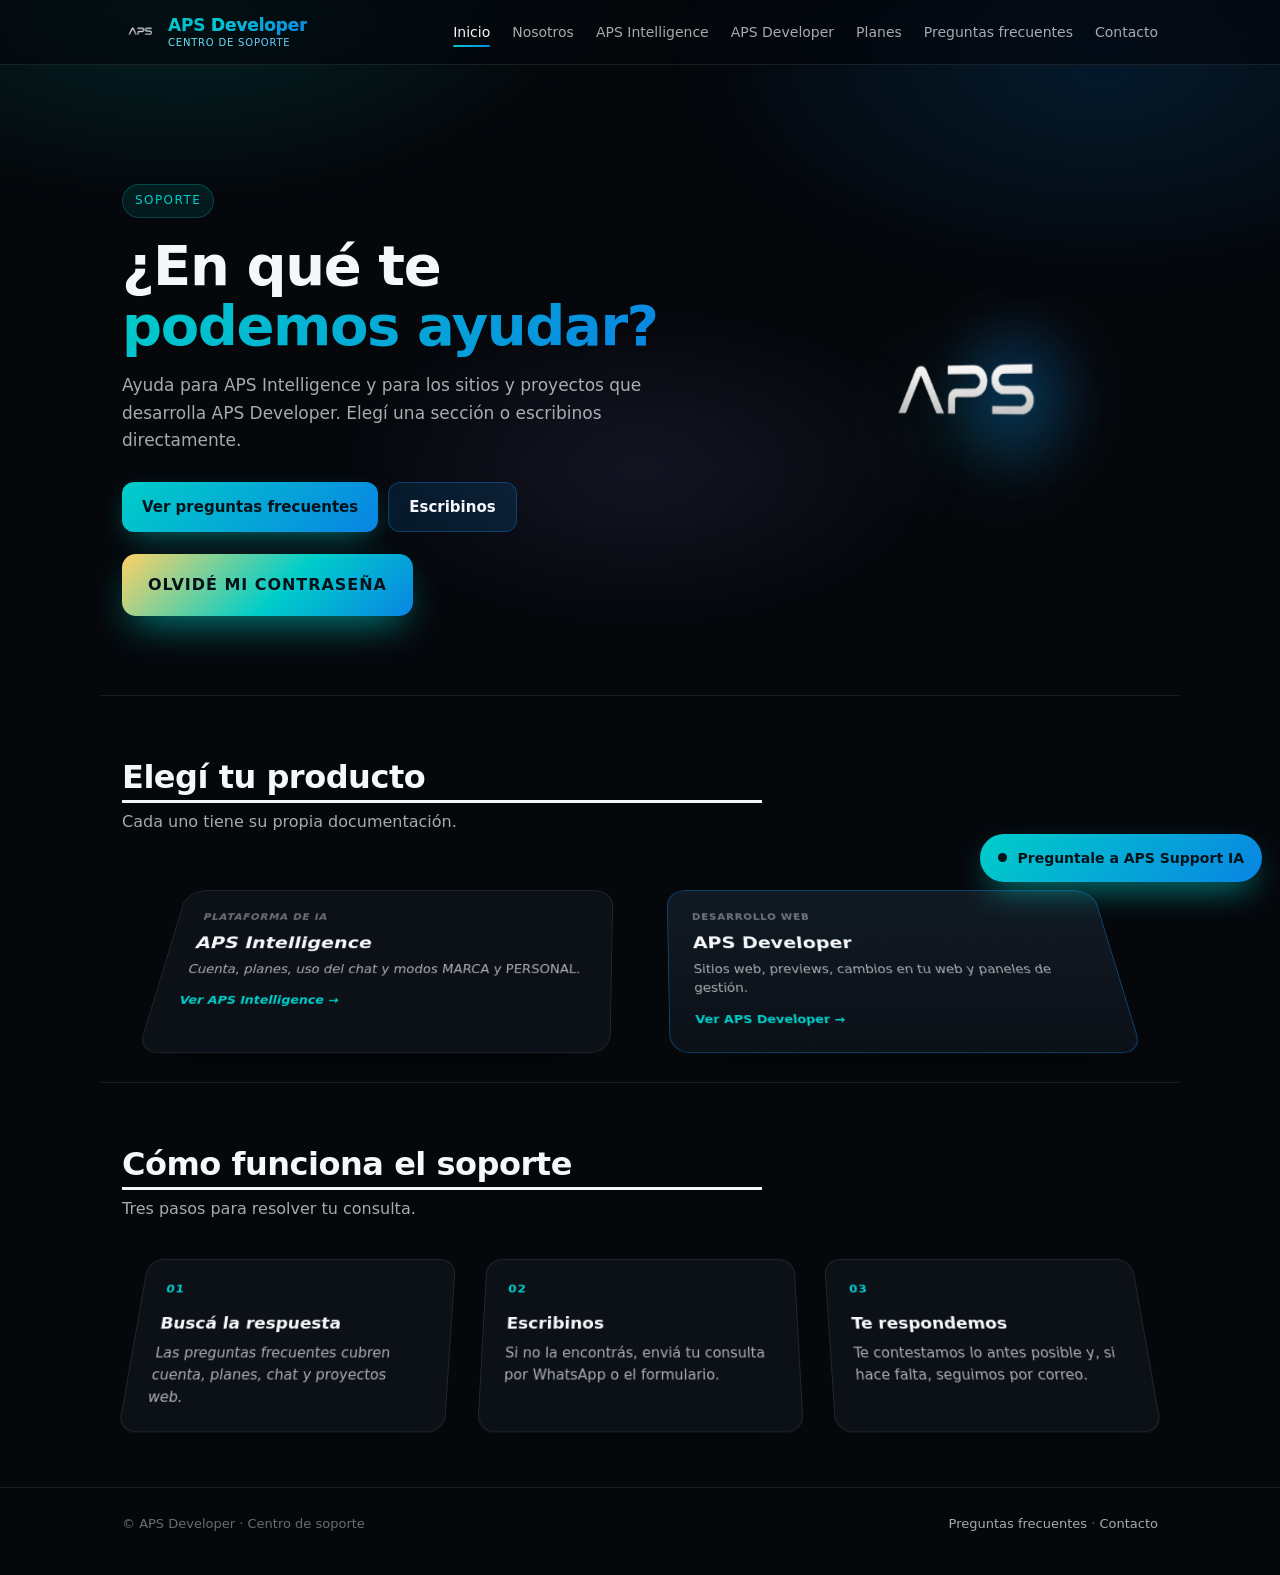
<file: index.html>
<!doctype html>
<html lang="es">
<head>
<meta charset="utf-8" />
<meta name="viewport" content="width=device-width, initial-scale=1" />
<title>Centro de soporte | APS Developer</title>
<meta name="description" content="Centro de soporte de APS Developer: ayuda para APS Intelligence y para los proyectos web de APS Developer." />
<meta name="theme-color" content="#05070b" />
<link rel="icon" href="assets/aps-developer-con-fondo.jpg" />
<link rel="apple-touch-icon" href="assets/aps-developer-con-fondo.jpg" />
<link rel="stylesheet" href="styles.css" />
</head>
<body>

<a class="skip" href="#main">Saltar al contenido</a>
<div class="bg-glow" aria-hidden="true"></div>
<div class="scroll-bar" aria-hidden="true"><span id="scroll-progress"></span></div>

<header class="site-header">
  <div class="wrap nav">
    <a class="brand" href="index.html">
      <img class="brand-logo" src="assets/aps-developer-sin-fondo.png" alt="APS Developer" width="36" height="36" />
      <span class="brand-text">APS <span>Developer</span><small>Centro de soporte</small></span>
    </a>
    <button class="menu-toggle" type="button" aria-expanded="false" aria-controls="nav-principal" aria-label="Abrir menú">
      <span></span><span></span><span></span>
    </button>
    <nav class="nav-links" id="nav-principal" aria-label="Principal">
      <a href="index.html" class="is-current" aria-current="page">Inicio</a>
      <a href="nosotros.html">Nosotros</a>
      <a href="aps-intelligence.html">APS Intelligence</a>
      <a href="aps-developer.html">APS Developer</a>
      <a href="planes.html">Planes</a>
      <a href="preguntas-frecuentes.html">Preguntas frecuentes</a>
      <a href="contacto.html">Contacto</a>
    </nav>
  </div>
</header>

<main id="main">

<section class="wrap hero">
  <div class="hero-copy reveal">
    <span class="eyebrow">Soporte</span>
    <h1>¿En qué te <span class="grad-text">podemos ayudar?</span></h1>
    <p class="lead">Ayuda para APS Intelligence y para los sitios y proyectos que desarrolla APS Developer. Elegí una sección o escribinos directamente.</p>
    <div class="channels">
      <a class="btn btn-primary" href="preguntas-frecuentes.html">Ver preguntas frecuentes</a>
      <a class="btn btn-ghost" href="contacto.html">Escribinos</a>
    </div>
    <a class="forgot-btn" href="recuperar-contrasena.html">OLVIDÉ MI CONTRASEÑA</a>
  </div>
  <div class="hero-visual" aria-hidden="true" data-parallax="-0.12">
    <div class="logo-3d" id="logo3d">
      <img src="assets/aps-developer-sin-fondo.png" alt="" />
    </div>
  </div>
</section>

<section class="wrap">
  <div class="section-head reveal">
    <h2>Elegí tu producto</h2>
    <p>Cada uno tiene su propia documentación.</p>
  </div>
  <div class="products">
    <a class="product tilt reveal ai" href="aps-intelligence.html">
      <div class="tag">Plataforma de IA</div>
      <h3>APS Intelligence</h3>
      <p>Cuenta, planes, uso del chat y modos MARCA y PERSONAL.</p>
      <div class="go">Ver APS Intelligence <span aria-hidden="true">→</span></div>
    </a>
    <a class="product tilt reveal dev" href="aps-developer.html">
      <div class="tag">Desarrollo web</div>
      <h3>APS Developer</h3>
      <p>Sitios web, previews, cambios en tu web y paneles de gestión.</p>
      <div class="go">Ver APS Developer <span aria-hidden="true">→</span></div>
    </a>
  </div>
</section>

<section class="wrap">
  <div class="section-head reveal">
    <h2>Cómo funciona el soporte</h2>
    <p>Tres pasos para resolver tu consulta.</p>
  </div>
  <div class="steps">
    <div class="step reveal"><div class="step-num">01</div><h3>Buscá la respuesta</h3><p>Las preguntas frecuentes cubren cuenta, planes, chat y proyectos web.</p></div>
    <div class="step reveal"><div class="step-num">02</div><h3>Escribinos</h3><p>Si no la encontrás, enviá tu consulta por WhatsApp o el formulario.</p></div>
    <div class="step reveal"><div class="step-num">03</div><h3>Te respondemos</h3><p>Te contestamos lo antes posible y, si hace falta, seguimos por correo.</p></div>
  </div>
</section>

</main>

<footer class="site-footer">
  <div class="wrap foot">
    <span>© APS Developer · Centro de soporte</span>
    <span><a href="preguntas-frecuentes.html">Preguntas frecuentes</a> · <a href="contacto.html">Contacto</a></span>
  </div>
</footer>

<button id="chat-launcher" class="chat-launcher" type="button" aria-expanded="false" aria-controls="chat-panel">
  <span class="chat-launcher-dot" aria-hidden="true"></span>
  Preguntale a APS Support IA
</button>
<div id="chat-panel" class="chat-panel" role="dialog" aria-label="Asistente de soporte" hidden>
  <header class="chat-head">
    <div>
      <strong>APS Support IA</strong>
      <small>Respuestas rápidas · te derivamos si no sé</small>
    </div>
    <button class="chat-close" type="button" aria-label="Cerrar asistente">×</button>
  </header>
  <div class="chat-log" aria-live="polite"></div>
  <form class="chat-form">
    <input class="chat-input" type="text" maxlength="600" placeholder="Escribí tu consulta…" aria-label="Escribí tu consulta" autocomplete="off" required />
    <button class="chat-send btn btn-primary" type="submit">Enviar</button>
  </form>
</div>

<script src="script.js"></script>
<script src="chat-widget.js"></script>
</body>
</html>
</file>
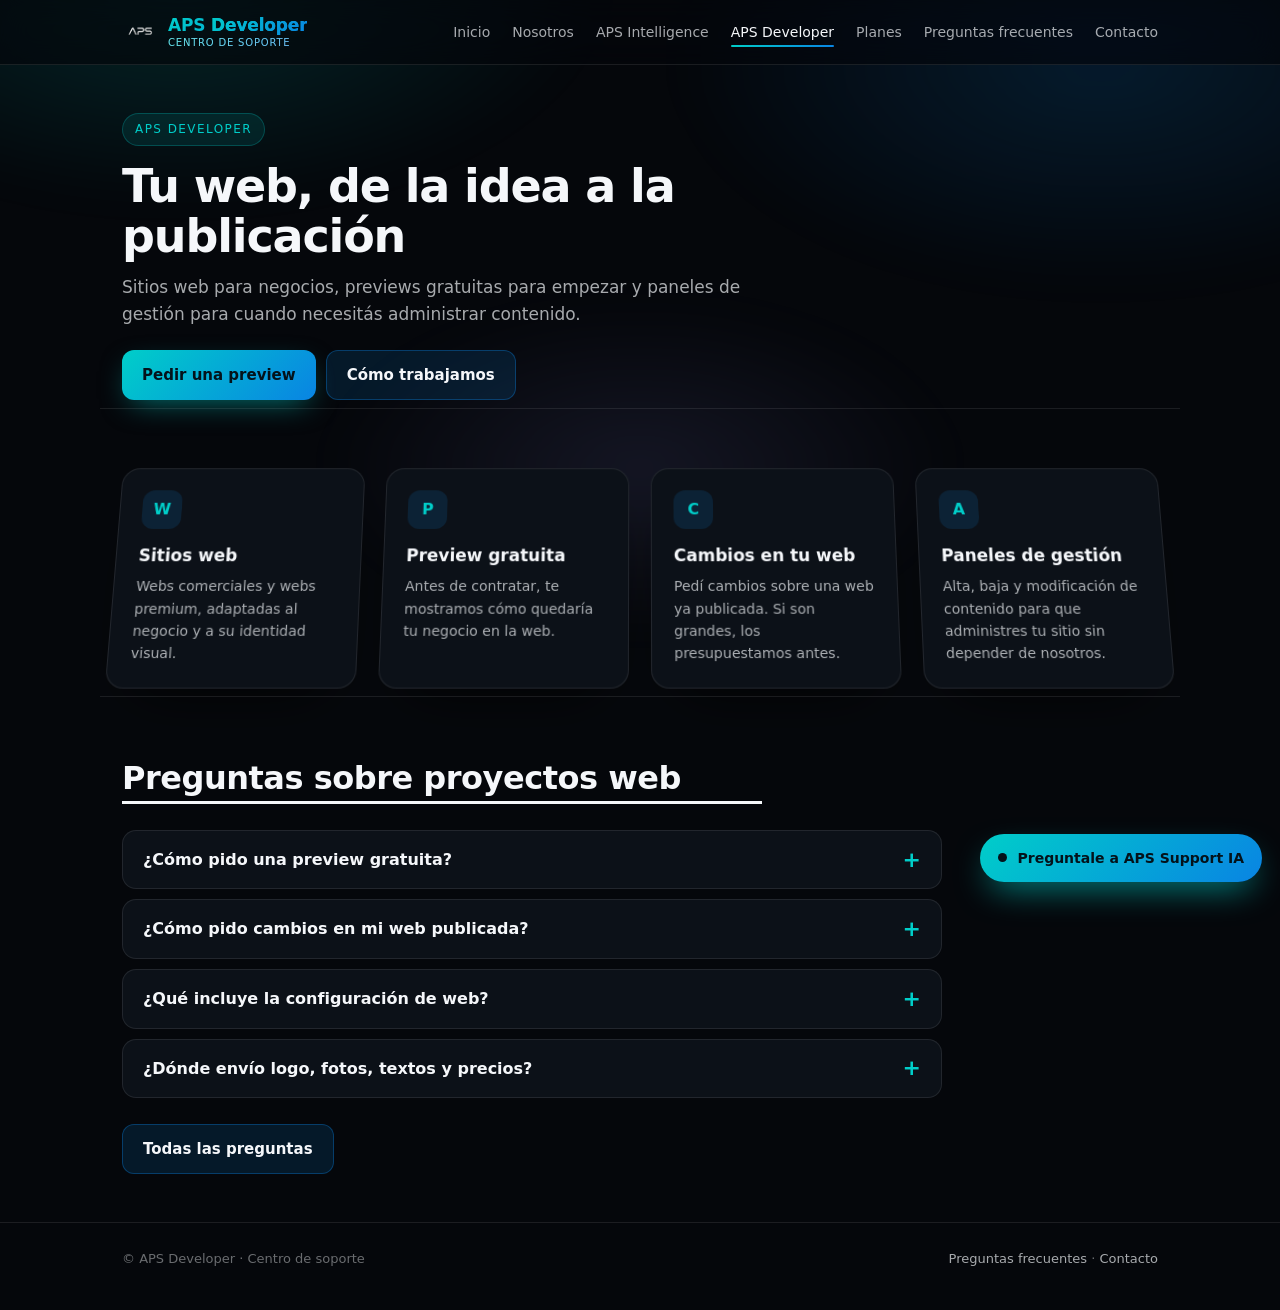
<file: aps-developer.html>
<!doctype html>
<html lang="es">
<head>
<meta charset="utf-8" />
<meta name="viewport" content="width=device-width, initial-scale=1" />
<title>APS Developer | APS Developer</title>
<meta name="description" content="APS Developer: sitios web, previews gratuitas, cambios en tu web y paneles de gestión." />
<meta name="theme-color" content="#05070b" />
<link rel="icon" href="assets/aps-developer-con-fondo.jpg" />
<link rel="apple-touch-icon" href="assets/aps-developer-con-fondo.jpg" />
<link rel="stylesheet" href="styles.css" />
</head>
<body>

<a class="skip" href="#main">Saltar al contenido</a>
<div class="bg-glow" aria-hidden="true"></div>
<div class="scroll-bar" aria-hidden="true"><span id="scroll-progress"></span></div>

<header class="site-header">
  <div class="wrap nav">
    <a class="brand" href="index.html">
      <img class="brand-logo" src="assets/aps-developer-sin-fondo.png" alt="APS Developer" width="36" height="36" />
      <span class="brand-text">APS <span>Developer</span><small>Centro de soporte</small></span>
    </a>
    <button class="menu-toggle" type="button" aria-expanded="false" aria-controls="nav-principal" aria-label="Abrir menú">
      <span></span><span></span><span></span>
    </button>
    <nav class="nav-links" id="nav-principal" aria-label="Principal">
      <a href="index.html">Inicio</a>
      <a href="nosotros.html">Nosotros</a>
      <a href="aps-intelligence.html">APS Intelligence</a>
      <a href="aps-developer.html" class="is-current" aria-current="page">APS Developer</a>
      <a href="planes.html">Planes</a>
      <a href="preguntas-frecuentes.html">Preguntas frecuentes</a>
      <a href="contacto.html">Contacto</a>
    </nav>
  </div>
</header>

<main id="main">

<section class="wrap page-hero reveal">
  <span class="eyebrow">APS Developer</span>
  <h1>Tu web, de la idea a la publicación</h1>
  <p class="lead">Sitios web para negocios, previews gratuitas para empezar y paneles de gestión para cuando necesitás administrar contenido.</p>
  <div class="channels"><a class="btn btn-primary" href="contacto.html">Pedir una preview</a><a class="btn btn-ghost" href="nosotros.html">Cómo trabajamos</a></div>
</section>

<section class="wrap">
  <div class="cards">
    <div class="card reveal"><div class="ico">W</div><h3>Sitios web</h3><p>Webs comerciales y webs premium, adaptadas al negocio y a su identidad visual.</p></div>
    <div class="card reveal"><div class="ico">P</div><h3>Preview gratuita</h3><p>Antes de contratar, te mostramos cómo quedaría tu negocio en la web.</p></div>
    <div class="card reveal"><div class="ico">C</div><h3>Cambios en tu web</h3><p>Pedí cambios sobre una web ya publicada. Si son grandes, los presupuestamos antes.</p></div>
    <div class="card reveal"><div class="ico">A</div><h3>Paneles de gestión</h3><p>Alta, baja y modificación de contenido para que administres tu sitio sin depender de nosotros.</p></div>
  </div>
</section>

<section class="wrap">
  <div class="section-head reveal"><h2>Preguntas sobre proyectos web</h2></div>
  <div class="faq">
      <details data-product="dev">
        <summary>¿Cómo pido una preview gratuita?</summary>
        <p>Escribinos por WhatsApp o usá el formulario de contacto con el nombre de tu negocio, tu rubro y, si tenés, tu Instagram.</p>
      </details>
      <details data-product="dev">
        <summary>¿Cómo pido cambios en mi web publicada?</summary>
        <p>Indicá qué querés cambiar, en qué página y con qué ejemplo si lo tenés. Si el cambio es grande, lo presupuestamos antes.</p>
      </details>
      <details data-product="dev">
        <summary>¿Qué incluye la configuración de web?</summary>
        <p>Depende del proyecto. Podés armar la configuración con el formulario de relevamiento y recibir una propuesta.</p>
      </details>
      <details data-product="dev">
        <summary>¿Dónde envío logo, fotos, textos y precios?</summary>
        <p>Por WhatsApp o por correo a apsdeveloper.arg@gmail.com, indicando el nombre de tu negocio en el asunto.</p>
      </details>
  </div>
  <p class="cta-row"><a class="btn btn-ghost" href="preguntas-frecuentes.html">Todas las preguntas</a></p>
</section>

</main>

<footer class="site-footer">
  <div class="wrap foot">
    <span>© APS Developer · Centro de soporte</span>
    <span><a href="preguntas-frecuentes.html">Preguntas frecuentes</a> · <a href="contacto.html">Contacto</a></span>
  </div>
</footer>

<button id="chat-launcher" class="chat-launcher" type="button" aria-expanded="false" aria-controls="chat-panel">
  <span class="chat-launcher-dot" aria-hidden="true"></span>
  Preguntale a APS Support IA
</button>
<div id="chat-panel" class="chat-panel" role="dialog" aria-label="Asistente de soporte" hidden>
  <header class="chat-head">
    <div>
      <strong>APS Support IA</strong>
      <small>Respuestas rápidas · te derivamos si no sé</small>
    </div>
    <button class="chat-close" type="button" aria-label="Cerrar asistente">×</button>
  </header>
  <div class="chat-log" aria-live="polite"></div>
  <form class="chat-form">
    <input class="chat-input" type="text" maxlength="600" placeholder="Escribí tu consulta…" aria-label="Escribí tu consulta" autocomplete="off" required />
    <button class="chat-send btn btn-primary" type="submit">Enviar</button>
  </form>
</div>

<script src="script.js"></script>
<script src="chat-widget.js"></script>
</body>
</html>
</file>
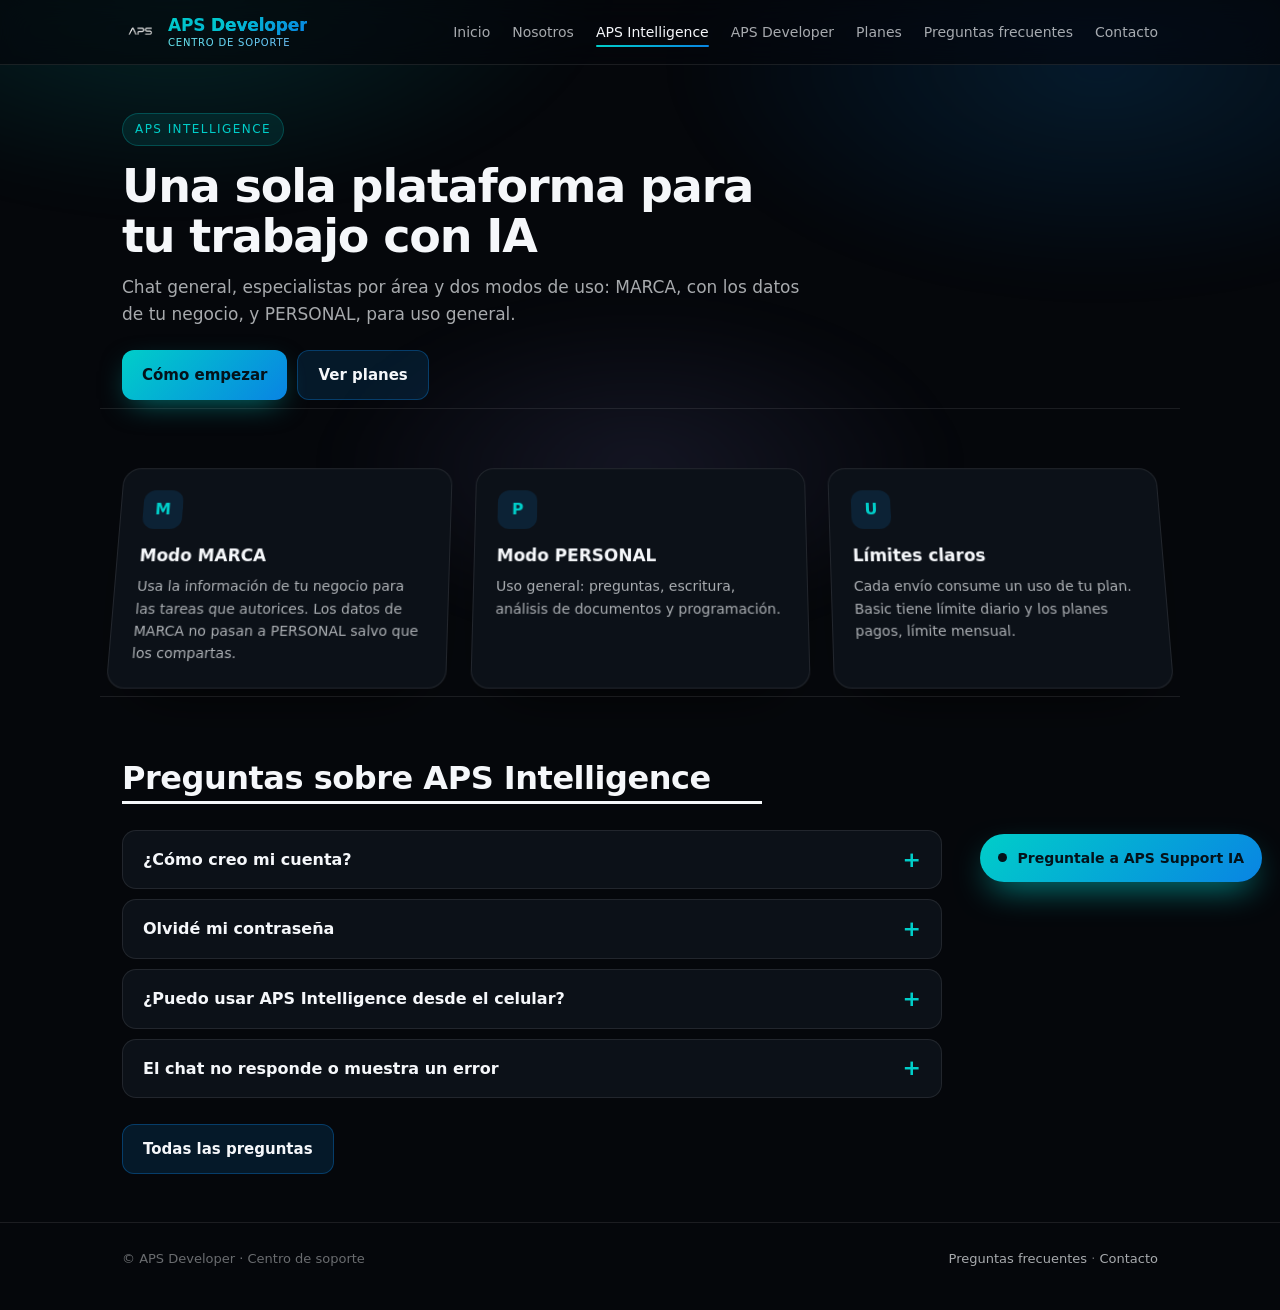
<file: aps-intelligence.html>
<!doctype html>
<html lang="es">
<head>
<meta charset="utf-8" />
<meta name="viewport" content="width=device-width, initial-scale=1" />
<title>APS Intelligence | APS Developer</title>
<meta name="description" content="APS Intelligence: plataforma de IA con chat, especialistas y modos MARCA y PERSONAL." />
<meta name="theme-color" content="#05070b" />
<link rel="icon" href="assets/aps-developer-con-fondo.jpg" />
<link rel="apple-touch-icon" href="assets/aps-developer-con-fondo.jpg" />
<link rel="stylesheet" href="styles.css" />
</head>
<body>

<a class="skip" href="#main">Saltar al contenido</a>
<div class="bg-glow" aria-hidden="true"></div>
<div class="scroll-bar" aria-hidden="true"><span id="scroll-progress"></span></div>

<header class="site-header">
  <div class="wrap nav">
    <a class="brand" href="index.html">
      <img class="brand-logo" src="assets/aps-developer-sin-fondo.png" alt="APS Developer" width="36" height="36" />
      <span class="brand-text">APS <span>Developer</span><small>Centro de soporte</small></span>
    </a>
    <button class="menu-toggle" type="button" aria-expanded="false" aria-controls="nav-principal" aria-label="Abrir menú">
      <span></span><span></span><span></span>
    </button>
    <nav class="nav-links" id="nav-principal" aria-label="Principal">
      <a href="index.html">Inicio</a>
      <a href="nosotros.html">Nosotros</a>
      <a href="aps-intelligence.html" class="is-current" aria-current="page">APS Intelligence</a>
      <a href="aps-developer.html">APS Developer</a>
      <a href="planes.html">Planes</a>
      <a href="preguntas-frecuentes.html">Preguntas frecuentes</a>
      <a href="contacto.html">Contacto</a>
    </nav>
  </div>
</header>

<main id="main">

<section class="wrap page-hero reveal">
  <span class="eyebrow">APS Intelligence</span>
  <h1>Una sola plataforma para tu trabajo con IA</h1>
  <p class="lead">Chat general, especialistas por área y dos modos de uso: MARCA, con los datos de tu negocio, y PERSONAL, para uso general.</p>
  <div class="channels"><a class="btn btn-primary" href="preguntas-frecuentes.html">Cómo empezar</a><a class="btn btn-ghost" href="planes.html">Ver planes</a></div>
</section>

<section class="wrap">
  <div class="cards">
    <div class="card reveal"><div class="ico">M</div><h3>Modo MARCA</h3><p>Usa la información de tu negocio para las tareas que autorices. Los datos de MARCA no pasan a PERSONAL salvo que los compartas.</p></div>
    <div class="card reveal"><div class="ico">P</div><h3>Modo PERSONAL</h3><p>Uso general: preguntas, escritura, análisis de documentos y programación.</p></div>
    <div class="card reveal"><div class="ico">U</div><h3>Límites claros</h3><p>Cada envío consume un uso de tu plan. Basic tiene límite diario y los planes pagos, límite mensual.</p></div>
  </div>
</section>

<section class="wrap">
  <div class="section-head reveal"><h2>Preguntas sobre APS Intelligence</h2></div>
  <div class="faq">
      <details data-product="ai">
        <summary>¿Cómo creo mi cuenta?</summary>
        <p>Entrá a APS Intelligence, elegí crear cuenta y completá tus datos. Después podés usar el chat con el plan Basic.</p>
      </details>
      <details data-product="ai">
        <summary>Olvidé mi contraseña</summary>
        <p>En la pantalla de ingreso, usá la opción de recuperar contraseña. Si el correo no llega, revisá la carpeta de spam o escribinos.</p>
      </details>
      <details data-product="ai">
        <summary>¿Puedo usar APS Intelligence desde el celular?</summary>
        <p>Sí, desde el navegador del celular. La instalación como aplicación está en preparación.</p>
      </details>
      <details data-product="ai">
        <summary>El chat no responde o muestra un error</summary>
        <p>Recargá la página y reenviá el mensaje. Si el error sigue, indicá qué estabas haciendo, la hora aproximada y el texto del error al contactarnos.</p>
      </details>
  </div>
  <p class="cta-row"><a class="btn btn-ghost" href="preguntas-frecuentes.html">Todas las preguntas</a></p>
</section>

</main>

<footer class="site-footer">
  <div class="wrap foot">
    <span>© APS Developer · Centro de soporte</span>
    <span><a href="preguntas-frecuentes.html">Preguntas frecuentes</a> · <a href="contacto.html">Contacto</a></span>
  </div>
</footer>

<button id="chat-launcher" class="chat-launcher" type="button" aria-expanded="false" aria-controls="chat-panel">
  <span class="chat-launcher-dot" aria-hidden="true"></span>
  Preguntale a APS Support IA
</button>
<div id="chat-panel" class="chat-panel" role="dialog" aria-label="Asistente de soporte" hidden>
  <header class="chat-head">
    <div>
      <strong>APS Support IA</strong>
      <small>Respuestas rápidas · te derivamos si no sé</small>
    </div>
    <button class="chat-close" type="button" aria-label="Cerrar asistente">×</button>
  </header>
  <div class="chat-log" aria-live="polite"></div>
  <form class="chat-form">
    <input class="chat-input" type="text" maxlength="600" placeholder="Escribí tu consulta…" aria-label="Escribí tu consulta" autocomplete="off" required />
    <button class="chat-send btn btn-primary" type="submit">Enviar</button>
  </form>
</div>

<script src="script.js"></script>
<script src="chat-widget.js"></script>
</body>
</html>
</file>
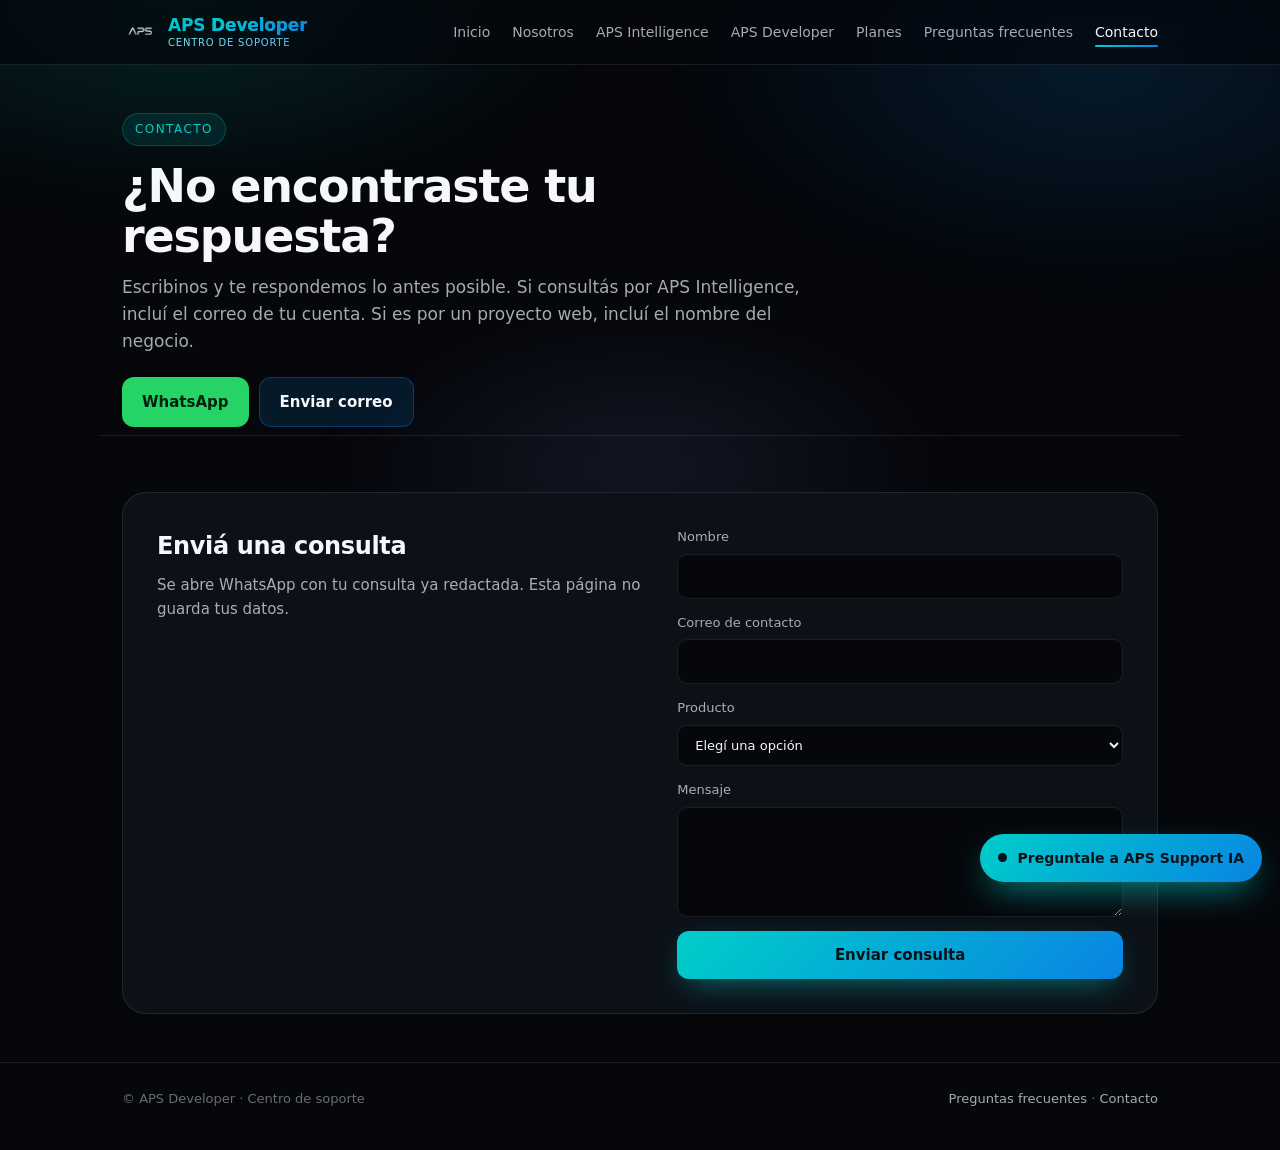
<file: contacto.html>
<!doctype html>
<html lang="es">
<head>
<meta charset="utf-8" />
<meta name="viewport" content="width=device-width, initial-scale=1" />
<title>Contacto | APS Developer</title>
<meta name="description" content="Contactá al equipo de APS Developer por WhatsApp, correo o formulario." />
<meta name="theme-color" content="#05070b" />
<link rel="icon" href="assets/aps-developer-con-fondo.jpg" />
<link rel="apple-touch-icon" href="assets/aps-developer-con-fondo.jpg" />
<link rel="stylesheet" href="styles.css" />
</head>
<body>

<a class="skip" href="#main">Saltar al contenido</a>
<div class="bg-glow" aria-hidden="true"></div>
<div class="scroll-bar" aria-hidden="true"><span id="scroll-progress"></span></div>

<header class="site-header">
  <div class="wrap nav">
    <a class="brand" href="index.html">
      <img class="brand-logo" src="assets/aps-developer-sin-fondo.png" alt="APS Developer" width="36" height="36" />
      <span class="brand-text">APS <span>Developer</span><small>Centro de soporte</small></span>
    </a>
    <button class="menu-toggle" type="button" aria-expanded="false" aria-controls="nav-principal" aria-label="Abrir menú">
      <span></span><span></span><span></span>
    </button>
    <nav class="nav-links" id="nav-principal" aria-label="Principal">
      <a href="index.html">Inicio</a>
      <a href="nosotros.html">Nosotros</a>
      <a href="aps-intelligence.html">APS Intelligence</a>
      <a href="aps-developer.html">APS Developer</a>
      <a href="planes.html">Planes</a>
      <a href="preguntas-frecuentes.html">Preguntas frecuentes</a>
      <a href="contacto.html" class="is-current" aria-current="page">Contacto</a>
    </nav>
  </div>
</header>

<main id="main">

<section class="wrap page-hero reveal">
  <span class="eyebrow">Contacto</span>
  <h1>¿No encontraste tu respuesta?</h1>
  <p class="lead">Escribinos y te respondemos lo antes posible. Si consultás por APS Intelligence, incluí el correo de tu cuenta. Si es por un proyecto web, incluí el nombre del negocio.</p>
  <div class="channels">
    <a class="btn btn-wa" href="https://wa.me/5493755301413" target="_blank" rel="noopener">WhatsApp</a>
    <a class="btn btn-ghost" href="mailto:apsdeveloper.arg@gmail.com">Enviar correo</a>
  </div>
</section>

<section class="wrap">
  <div class="contact reveal">
    <div>
      <h2>Enviá una consulta</h2>
      <p>Se abre WhatsApp con tu consulta ya redactada. Esta página no guarda tus datos.</p>
    </div>
    <form id="form-soporte" aria-label="Formulario de soporte">
      <label>Nombre<input name="nombre" required maxlength="80" autocomplete="name" /></label>
      <label>Correo de contacto<input name="correo" type="email" required maxlength="120" autocomplete="email" /></label>
      <label>Producto
        <select name="producto" required>
          <option value="">Elegí una opción</option>
          <option>APS Intelligence</option>
          <option>APS Developer (web o proyecto)</option>
          <option>Otro</option>
        </select>
      </label>
      <label>Mensaje<textarea name="mensaje" required maxlength="1000"></textarea></label>
      <button class="btn btn-primary" type="submit">Enviar consulta</button>
    </form>
  </div>
</section>

</main>

<footer class="site-footer">
  <div class="wrap foot">
    <span>© APS Developer · Centro de soporte</span>
    <span><a href="preguntas-frecuentes.html">Preguntas frecuentes</a> · <a href="contacto.html">Contacto</a></span>
  </div>
</footer>

<button id="chat-launcher" class="chat-launcher" type="button" aria-expanded="false" aria-controls="chat-panel">
  <span class="chat-launcher-dot" aria-hidden="true"></span>
  Preguntale a APS Support IA
</button>
<div id="chat-panel" class="chat-panel" role="dialog" aria-label="Asistente de soporte" hidden>
  <header class="chat-head">
    <div>
      <strong>APS Support IA</strong>
      <small>Respuestas rápidas · te derivamos si no sé</small>
    </div>
    <button class="chat-close" type="button" aria-label="Cerrar asistente">×</button>
  </header>
  <div class="chat-log" aria-live="polite"></div>
  <form class="chat-form">
    <input class="chat-input" type="text" maxlength="600" placeholder="Escribí tu consulta…" aria-label="Escribí tu consulta" autocomplete="off" required />
    <button class="chat-send btn btn-primary" type="submit">Enviar</button>
  </form>
</div>

<script src="script.js"></script>
<script src="chat-widget.js"></script>
</body>
</html>
</file>
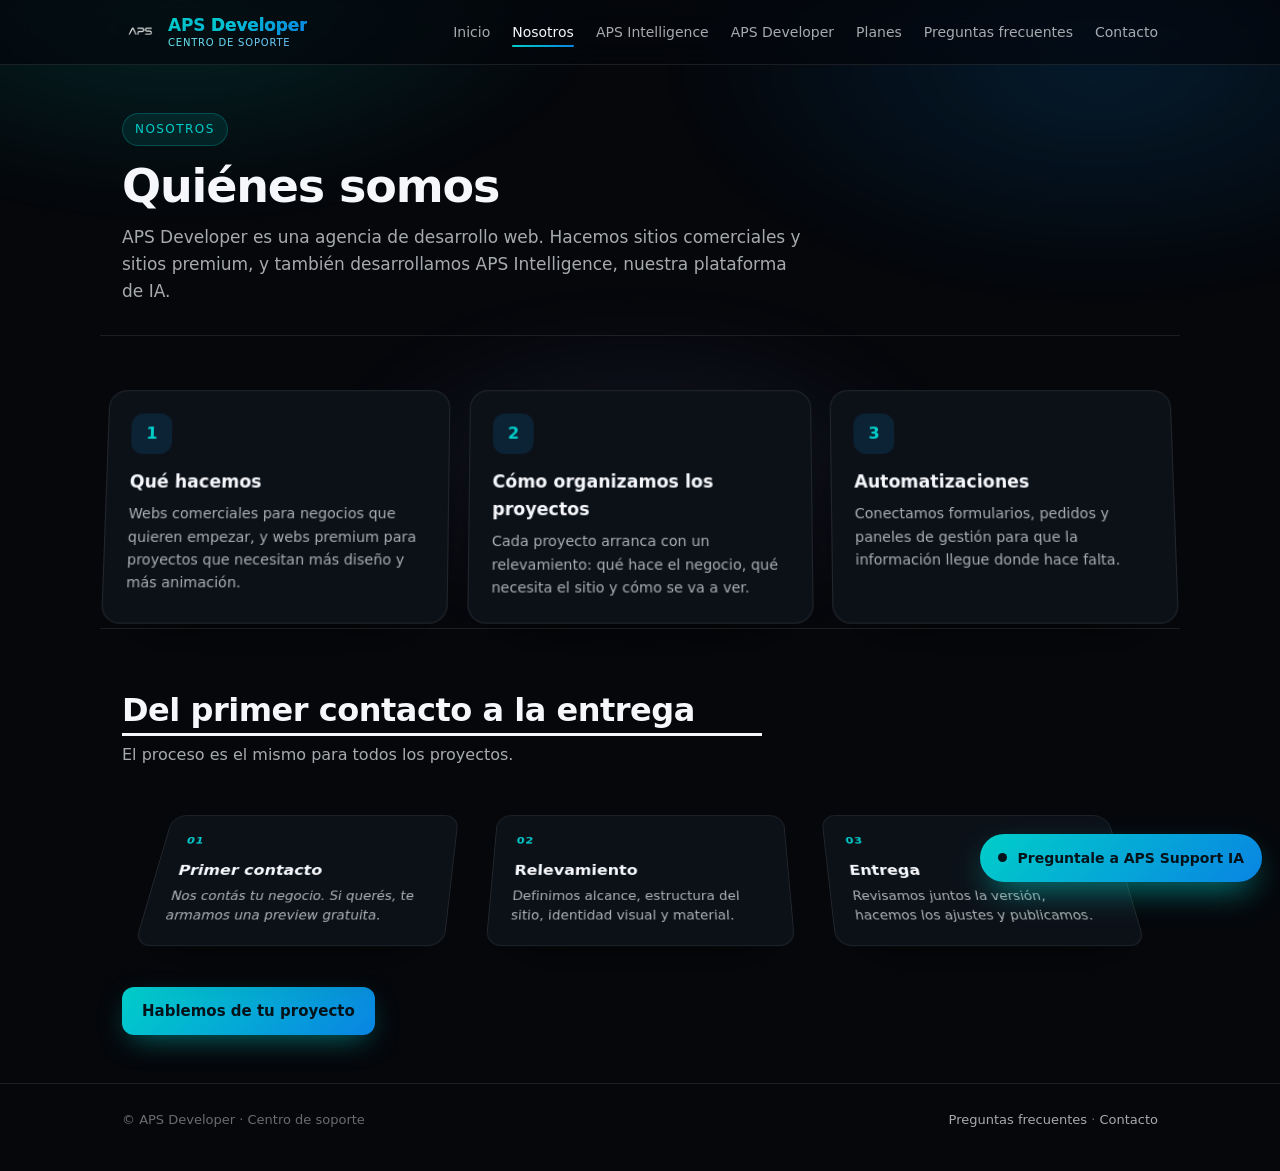
<file: nosotros.html>
<!doctype html>
<html lang="es">
<head>
<meta charset="utf-8" />
<meta name="viewport" content="width=device-width, initial-scale=1" />
<title>Nosotros | APS Developer</title>
<meta name="description" content="Quiénes somos: APS Developer, agencia de desarrollo web y automatización." />
<meta name="theme-color" content="#05070b" />
<link rel="icon" href="assets/aps-developer-con-fondo.jpg" />
<link rel="apple-touch-icon" href="assets/aps-developer-con-fondo.jpg" />
<link rel="stylesheet" href="styles.css" />
</head>
<body>

<a class="skip" href="#main">Saltar al contenido</a>
<div class="bg-glow" aria-hidden="true"></div>
<div class="scroll-bar" aria-hidden="true"><span id="scroll-progress"></span></div>

<header class="site-header">
  <div class="wrap nav">
    <a class="brand" href="index.html">
      <img class="brand-logo" src="assets/aps-developer-sin-fondo.png" alt="APS Developer" width="36" height="36" />
      <span class="brand-text">APS <span>Developer</span><small>Centro de soporte</small></span>
    </a>
    <button class="menu-toggle" type="button" aria-expanded="false" aria-controls="nav-principal" aria-label="Abrir menú">
      <span></span><span></span><span></span>
    </button>
    <nav class="nav-links" id="nav-principal" aria-label="Principal">
      <a href="index.html">Inicio</a>
      <a href="nosotros.html" class="is-current" aria-current="page">Nosotros</a>
      <a href="aps-intelligence.html">APS Intelligence</a>
      <a href="aps-developer.html">APS Developer</a>
      <a href="planes.html">Planes</a>
      <a href="preguntas-frecuentes.html">Preguntas frecuentes</a>
      <a href="contacto.html">Contacto</a>
    </nav>
  </div>
</header>

<main id="main">

<section class="wrap page-hero reveal">
  <span class="eyebrow">Nosotros</span>
  <h1>Quiénes somos</h1>
  <p class="lead">APS Developer es una agencia de desarrollo web. Hacemos sitios comerciales y sitios premium, y también desarrollamos APS Intelligence, nuestra plataforma de IA.</p>
</section>

<section class="wrap">
  <div class="cards">
    <div class="card reveal"><div class="ico">1</div><h3>Qué hacemos</h3><p>Webs comerciales para negocios que quieren empezar, y webs premium para proyectos que necesitan más diseño y más animación.</p></div>
    <div class="card reveal"><div class="ico">2</div><h3>Cómo organizamos los proyectos</h3><p>Cada proyecto arranca con un relevamiento: qué hace el negocio, qué necesita el sitio y cómo se va a ver.</p></div>
    <div class="card reveal"><div class="ico">3</div><h3>Automatizaciones</h3><p>Conectamos formularios, pedidos y paneles de gestión para que la información llegue donde hace falta.</p></div>
  </div>
</section>

<section class="wrap">
  <div class="section-head reveal">
    <h2>Del primer contacto a la entrega</h2>
    <p>El proceso es el mismo para todos los proyectos.</p>
  </div>
  <div class="steps">
    <div class="step reveal"><div class="step-num">01</div><h3>Primer contacto</h3><p>Nos contás tu negocio. Si querés, te armamos una preview gratuita.</p></div>
    <div class="step reveal"><div class="step-num">02</div><h3>Relevamiento</h3><p>Definimos alcance, estructura del sitio, identidad visual y material.</p></div>
    <div class="step reveal"><div class="step-num">03</div><h3>Entrega</h3><p>Revisamos juntos la versión, hacemos los ajustes y publicamos.</p></div>
  </div>
  <p class="cta-row"><a class="btn btn-primary" href="contacto.html">Hablemos de tu proyecto</a></p>
</section>

</main>

<footer class="site-footer">
  <div class="wrap foot">
    <span>© APS Developer · Centro de soporte</span>
    <span><a href="preguntas-frecuentes.html">Preguntas frecuentes</a> · <a href="contacto.html">Contacto</a></span>
  </div>
</footer>

<button id="chat-launcher" class="chat-launcher" type="button" aria-expanded="false" aria-controls="chat-panel">
  <span class="chat-launcher-dot" aria-hidden="true"></span>
  Preguntale a APS Support IA
</button>
<div id="chat-panel" class="chat-panel" role="dialog" aria-label="Asistente de soporte" hidden>
  <header class="chat-head">
    <div>
      <strong>APS Support IA</strong>
      <small>Respuestas rápidas · te derivamos si no sé</small>
    </div>
    <button class="chat-close" type="button" aria-label="Cerrar asistente">×</button>
  </header>
  <div class="chat-log" aria-live="polite"></div>
  <form class="chat-form">
    <input class="chat-input" type="text" maxlength="600" placeholder="Escribí tu consulta…" aria-label="Escribí tu consulta" autocomplete="off" required />
    <button class="chat-send btn btn-primary" type="submit">Enviar</button>
  </form>
</div>

<script src="script.js"></script>
<script src="chat-widget.js"></script>
</body>
</html>
</file>
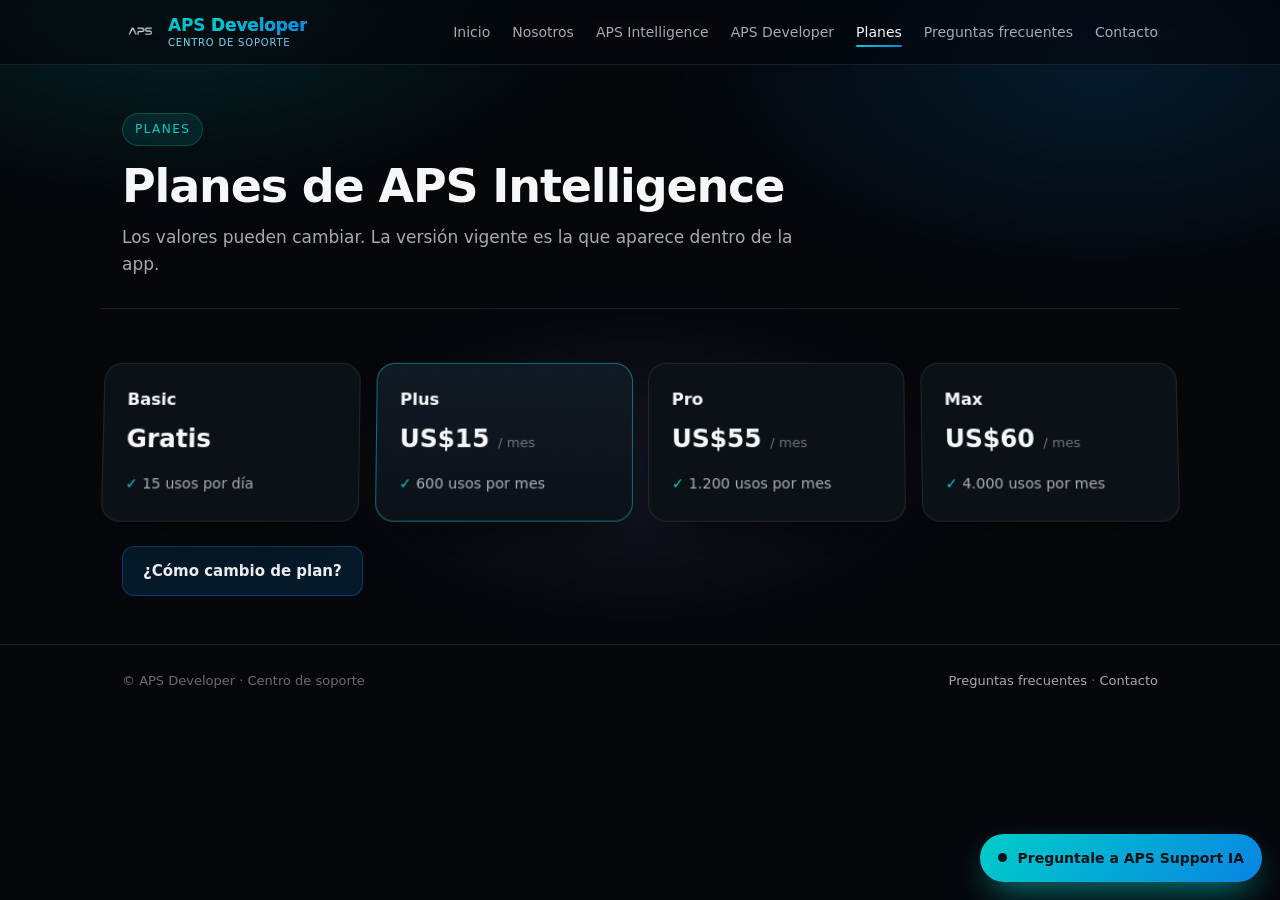
<file: planes.html>
<!doctype html>
<html lang="es">
<head>
<meta charset="utf-8" />
<meta name="viewport" content="width=device-width, initial-scale=1" />
<title>Planes | APS Developer</title>
<meta name="description" content="Planes de APS Intelligence: Basic, Plus, Pro y Max, con sus límites de uso." />
<meta name="theme-color" content="#05070b" />
<link rel="icon" href="assets/aps-developer-con-fondo.jpg" />
<link rel="apple-touch-icon" href="assets/aps-developer-con-fondo.jpg" />
<link rel="stylesheet" href="styles.css" />
</head>
<body>

<a class="skip" href="#main">Saltar al contenido</a>
<div class="bg-glow" aria-hidden="true"></div>
<div class="scroll-bar" aria-hidden="true"><span id="scroll-progress"></span></div>

<header class="site-header">
  <div class="wrap nav">
    <a class="brand" href="index.html">
      <img class="brand-logo" src="assets/aps-developer-sin-fondo.png" alt="APS Developer" width="36" height="36" />
      <span class="brand-text">APS <span>Developer</span><small>Centro de soporte</small></span>
    </a>
    <button class="menu-toggle" type="button" aria-expanded="false" aria-controls="nav-principal" aria-label="Abrir menú">
      <span></span><span></span><span></span>
    </button>
    <nav class="nav-links" id="nav-principal" aria-label="Principal">
      <a href="index.html">Inicio</a>
      <a href="nosotros.html">Nosotros</a>
      <a href="aps-intelligence.html">APS Intelligence</a>
      <a href="aps-developer.html">APS Developer</a>
      <a href="planes.html" class="is-current" aria-current="page">Planes</a>
      <a href="preguntas-frecuentes.html">Preguntas frecuentes</a>
      <a href="contacto.html">Contacto</a>
    </nav>
  </div>
</header>

<main id="main">

<section class="wrap page-hero reveal">
  <span class="eyebrow">Planes</span>
  <h1>Planes de APS Intelligence</h1>
  <p class="lead">Los valores pueden cambiar. La versión vigente es la que aparece dentro de la app.</p>
</section>

<section class="wrap">
  <div class="plans">
    <div class="plan tilt reveal"><h3>Basic</h3><div class="price">Gratis</div><ul><li>15 usos por día</li></ul></div>
    <div class="plan tilt reveal featured"><h3>Plus</h3><div class="price">US$15 <small>/ mes</small></div><ul><li>600 usos por mes</li></ul></div>
    <div class="plan tilt reveal"><h3>Pro</h3><div class="price">US$55 <small>/ mes</small></div><ul><li>1.200 usos por mes</li></ul></div>
    <div class="plan tilt reveal"><h3>Max</h3><div class="price">US$60 <small>/ mes</small></div><ul><li>4.000 usos por mes</li></ul></div>
  </div>
  <p class="cta-row"><a class="btn btn-ghost" href="preguntas-frecuentes.html">¿Cómo cambio de plan?</a></p>
</section>

</main>

<footer class="site-footer">
  <div class="wrap foot">
    <span>© APS Developer · Centro de soporte</span>
    <span><a href="preguntas-frecuentes.html">Preguntas frecuentes</a> · <a href="contacto.html">Contacto</a></span>
  </div>
</footer>

<button id="chat-launcher" class="chat-launcher" type="button" aria-expanded="false" aria-controls="chat-panel">
  <span class="chat-launcher-dot" aria-hidden="true"></span>
  Preguntale a APS Support IA
</button>
<div id="chat-panel" class="chat-panel" role="dialog" aria-label="Asistente de soporte" hidden>
  <header class="chat-head">
    <div>
      <strong>APS Support IA</strong>
      <small>Respuestas rápidas · te derivamos si no sé</small>
    </div>
    <button class="chat-close" type="button" aria-label="Cerrar asistente">×</button>
  </header>
  <div class="chat-log" aria-live="polite"></div>
  <form class="chat-form">
    <input class="chat-input" type="text" maxlength="600" placeholder="Escribí tu consulta…" aria-label="Escribí tu consulta" autocomplete="off" required />
    <button class="chat-send btn btn-primary" type="submit">Enviar</button>
  </form>
</div>

<script src="script.js"></script>
<script src="chat-widget.js"></script>
</body>
</html>
</file>
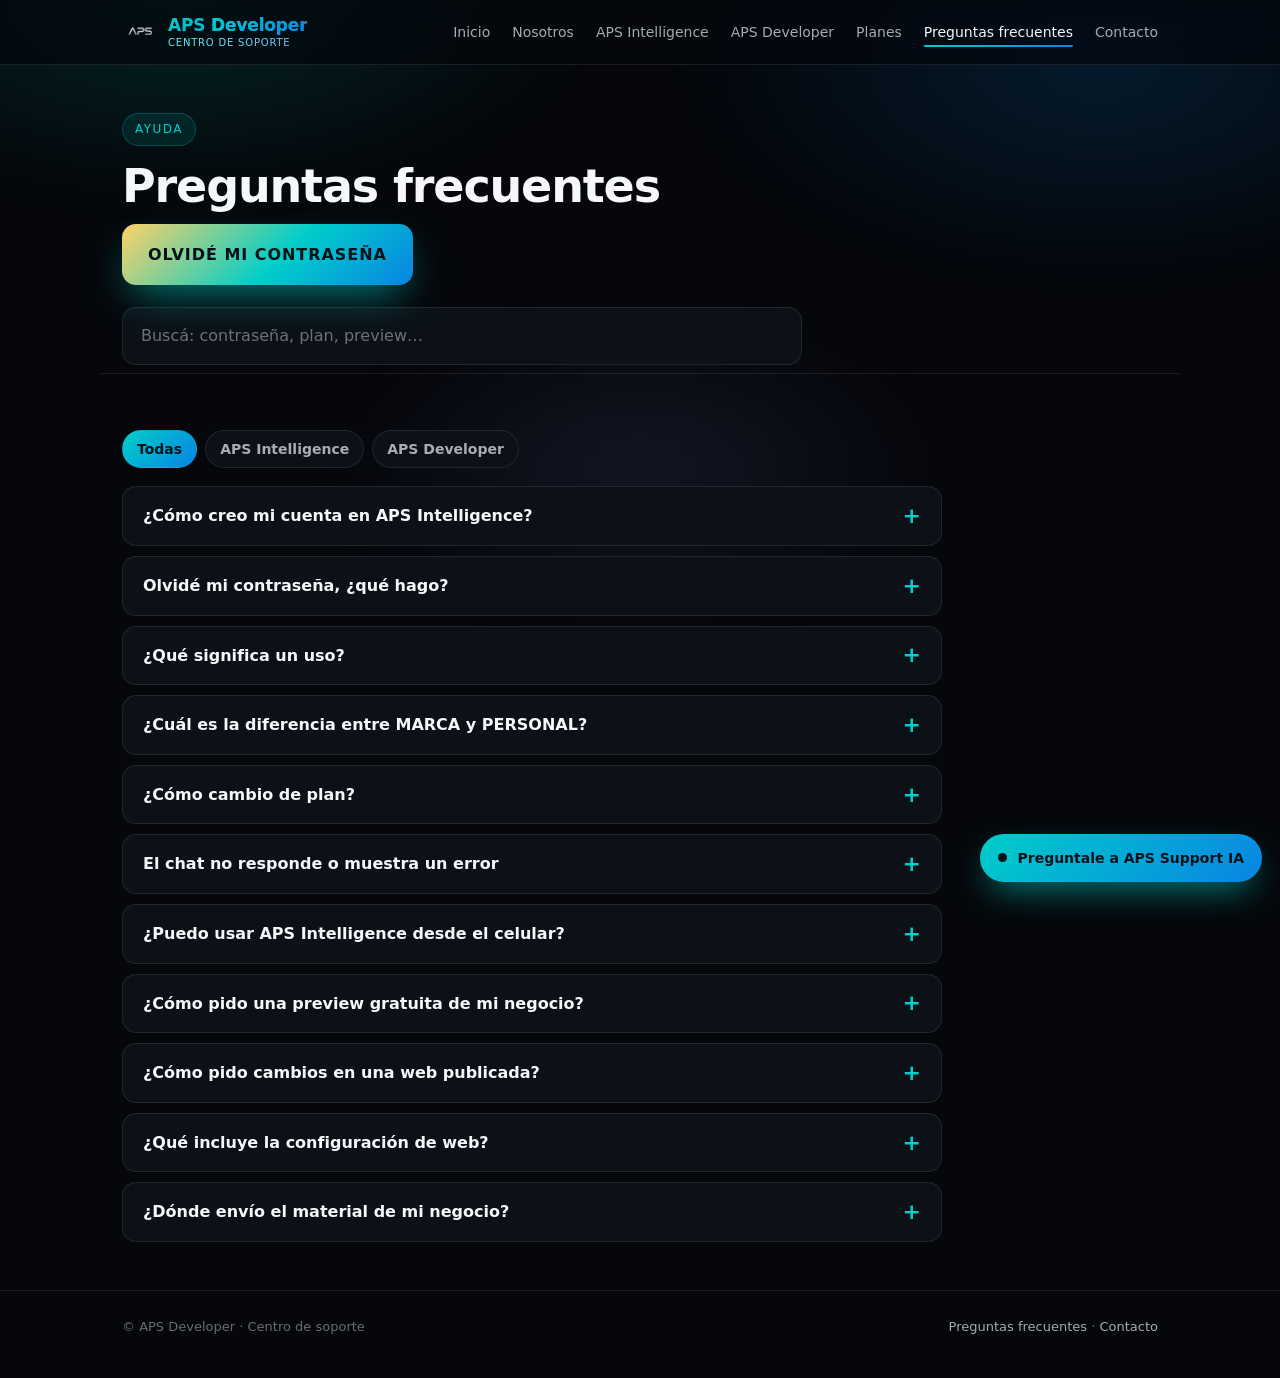
<file: preguntas-frecuentes.html>
<!doctype html>
<html lang="es">
<head>
<meta charset="utf-8" />
<meta name="viewport" content="width=device-width, initial-scale=1" />
<title>Preguntas frecuentes | APS Developer</title>
<meta name="description" content="Preguntas frecuentes sobre APS Intelligence y los proyectos web de APS Developer." />
<meta name="theme-color" content="#05070b" />
<link rel="icon" href="assets/aps-developer-con-fondo.jpg" />
<link rel="apple-touch-icon" href="assets/aps-developer-con-fondo.jpg" />
<link rel="stylesheet" href="styles.css" />
</head>
<body>

<a class="skip" href="#main">Saltar al contenido</a>
<div class="bg-glow" aria-hidden="true"></div>
<div class="scroll-bar" aria-hidden="true"><span id="scroll-progress"></span></div>

<header class="site-header">
  <div class="wrap nav">
    <a class="brand" href="index.html">
      <img class="brand-logo" src="assets/aps-developer-sin-fondo.png" alt="APS Developer" width="36" height="36" />
      <span class="brand-text">APS <span>Developer</span><small>Centro de soporte</small></span>
    </a>
    <button class="menu-toggle" type="button" aria-expanded="false" aria-controls="nav-principal" aria-label="Abrir menú">
      <span></span><span></span><span></span>
    </button>
    <nav class="nav-links" id="nav-principal" aria-label="Principal">
      <a href="index.html">Inicio</a>
      <a href="nosotros.html">Nosotros</a>
      <a href="aps-intelligence.html">APS Intelligence</a>
      <a href="aps-developer.html">APS Developer</a>
      <a href="planes.html">Planes</a>
      <a href="preguntas-frecuentes.html" class="is-current" aria-current="page">Preguntas frecuentes</a>
      <a href="contacto.html">Contacto</a>
    </nav>
  </div>
</header>

<main id="main">

<section class="wrap page-hero reveal">
  <span class="eyebrow">Ayuda</span>
  <h1>Preguntas frecuentes</h1>
  <div class="search-wrap">
    <a class="forgot-btn" href="recuperar-contrasena.html">OLVIDÉ MI CONTRASEÑA</a>
  </div>
  <div class="search" role="search">
    <input id="buscador" type="search" placeholder="Buscá: contraseña, plan, preview…" aria-label="Buscar en preguntas frecuentes" />
  </div>
</section>

<section class="wrap" id="cuenta-faq">
  <div class="filters" role="group" aria-label="Filtrar por producto">
    <button class="chip" data-filter="all" aria-pressed="true">Todas</button>
    <button class="chip" data-filter="ai" aria-pressed="false">APS Intelligence</button>
    <button class="chip" data-filter="dev" aria-pressed="false">APS Developer</button>
  </div>
  <div class="faq" id="lista-faq">
      <details data-product="ai">
        <summary>¿Cómo creo mi cuenta en APS Intelligence?</summary>
        <p>Entrá a APS Intelligence, elegí crear cuenta y completá tus datos. Después podés usar el chat con el plan Basic.</p>
      </details>
      <details data-product="ai">
        <summary>Olvidé mi contraseña, ¿qué hago?</summary>
        <p>En la pantalla de ingreso, usá la opción de recuperar contraseña. Si el correo no llega, revisá la carpeta de spam o escribinos.</p>
      </details>
      <details data-product="ai">
        <summary>¿Qué significa un uso?</summary>
        <p>Cada envío que procesa el sistema consume un uso de tu plan. Basic tiene límite diario y los planes pagos, límite mensual.</p>
      </details>
      <details data-product="ai">
        <summary>¿Cuál es la diferencia entre MARCA y PERSONAL?</summary>
        <p>MARCA usa la información de tu negocio para las tareas que autorices. PERSONAL es para uso general. Los datos de MARCA no pasan a PERSONAL salvo que los compartas de forma explícita.</p>
      </details>
      <details data-product="ai">
        <summary>¿Cómo cambio de plan?</summary>
        <p>Desde la sección de planes dentro de la app. Si la opción de pago todavía no aparece, el cobro no está habilitado y el cambio no se puede hacer desde ahí.</p>
      </details>
      <details data-product="ai">
        <summary>El chat no responde o muestra un error</summary>
        <p>Recargá la página y reenviá el mensaje. Si el error sigue, indicá qué estabas haciendo, la hora aproximada y el texto del error al contactarnos.</p>
      </details>
      <details data-product="ai">
        <summary>¿Puedo usar APS Intelligence desde el celular?</summary>
        <p>Sí, desde el navegador del celular. La instalación como aplicación está en preparación.</p>
      </details>
      <details data-product="dev">
        <summary>¿Cómo pido una preview gratuita de mi negocio?</summary>
        <p>Escribinos por WhatsApp o usá el formulario con el nombre de tu negocio, tu rubro y, si tenés, tu Instagram.</p>
      </details>
      <details data-product="dev">
        <summary>¿Cómo pido cambios en una web publicada?</summary>
        <p>Indicá qué querés cambiar, en qué página y con qué ejemplo si lo tenés. Si el cambio es grande, lo presupuestamos antes.</p>
      </details>
      <details data-product="dev">
        <summary>¿Qué incluye la configuración de web?</summary>
        <p>Depende del proyecto. Podés armar la configuración con el formulario de relevamiento y recibir una propuesta.</p>
      </details>
      <details data-product="dev">
        <summary>¿Dónde envío el material de mi negocio?</summary>
        <p>Por WhatsApp o por correo a apsdeveloper.arg@gmail.com, indicando el nombre de tu negocio en el asunto.</p>
      </details>
  </div>
  <p class="empty" id="vacio">No encontramos resultados para tu búsqueda. Escribinos desde <a href="contacto.html">Contacto</a>.</p>
</section>

</main>

<footer class="site-footer">
  <div class="wrap foot">
    <span>© APS Developer · Centro de soporte</span>
    <span><a href="preguntas-frecuentes.html">Preguntas frecuentes</a> · <a href="contacto.html">Contacto</a></span>
  </div>
</footer>

<button id="chat-launcher" class="chat-launcher" type="button" aria-expanded="false" aria-controls="chat-panel">
  <span class="chat-launcher-dot" aria-hidden="true"></span>
  Preguntale a APS Support IA
</button>
<div id="chat-panel" class="chat-panel" role="dialog" aria-label="Asistente de soporte" hidden>
  <header class="chat-head">
    <div>
      <strong>APS Support IA</strong>
      <small>Respuestas rápidas · te derivamos si no sé</small>
    </div>
    <button class="chat-close" type="button" aria-label="Cerrar asistente">×</button>
  </header>
  <div class="chat-log" aria-live="polite"></div>
  <form class="chat-form">
    <input class="chat-input" type="text" maxlength="600" placeholder="Escribí tu consulta…" aria-label="Escribí tu consulta" autocomplete="off" required />
    <button class="chat-send btn btn-primary" type="submit">Enviar</button>
  </form>
</div>

<script src="script.js"></script>
<script src="chat-widget.js"></script>
</body>
</html>
</file>
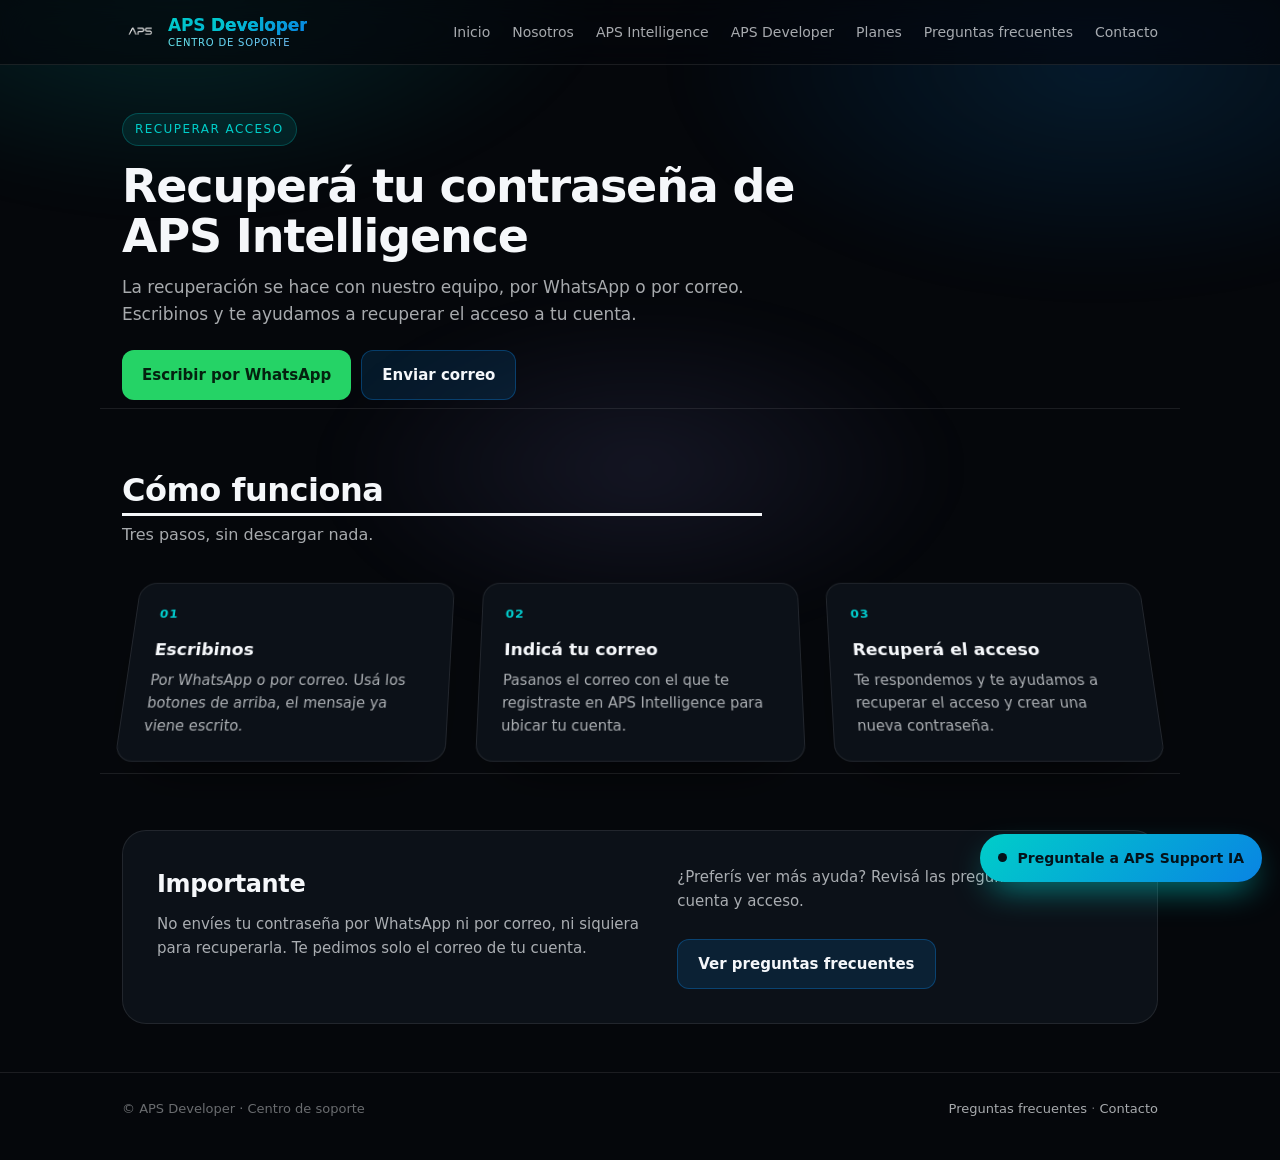
<file: recuperar-contrasena.html>
<!doctype html>
<html lang="es">
<head>
<meta charset="utf-8" />
<meta name="viewport" content="width=device-width, initial-scale=1" />
<title>Recuperar contraseña | APS Developer</title>
<meta name="description" content="Cómo recuperar la contraseña de APS Intelligence: te ayudamos por WhatsApp o correo." />
<meta name="theme-color" content="#05070b" />
<link rel="icon" href="assets/aps-developer-con-fondo.jpg" />
<link rel="apple-touch-icon" href="assets/aps-developer-con-fondo.jpg" />
<link rel="stylesheet" href="styles.css" />
</head>
<body>

<a class="skip" href="#main">Saltar al contenido</a>
<div class="bg-glow" aria-hidden="true"></div>
<div class="scroll-bar" aria-hidden="true"><span id="scroll-progress"></span></div>

<header class="site-header">
  <div class="wrap nav">
    <a class="brand" href="index.html">
      <img class="brand-logo" src="assets/aps-developer-sin-fondo.png" alt="APS Developer" width="36" height="36" />
      <span class="brand-text">APS <span>Developer</span><small>Centro de soporte</small></span>
    </a>
    <button class="menu-toggle" type="button" aria-expanded="false" aria-controls="nav-principal" aria-label="Abrir menú">
      <span></span><span></span><span></span>
    </button>
    <nav class="nav-links" id="nav-principal" aria-label="Principal">
      <a href="index.html">Inicio</a>
      <a href="nosotros.html">Nosotros</a>
      <a href="aps-intelligence.html">APS Intelligence</a>
      <a href="aps-developer.html">APS Developer</a>
      <a href="planes.html">Planes</a>
      <a href="preguntas-frecuentes.html">Preguntas frecuentes</a>
      <a href="contacto.html">Contacto</a>
    </nav>
  </div>
</header>

<main id="main">

<section class="wrap page-hero reveal">
  <span class="eyebrow">Recuperar acceso</span>
  <h1>Recuperá tu contraseña de APS Intelligence</h1>
  <p class="lead">La recuperación se hace con nuestro equipo, por WhatsApp o por correo. Escribinos y te ayudamos a recuperar el acceso a tu cuenta.</p>
  <div class="channels">
    <a class="btn btn-wa" href="https://wa.me/5493755301413?text=Hola%2C%20necesito%20recuperar%20mi%20contrase%C3%B1a%20de%20APS%20Intelligence.%20Mi%20correo%20de%20cuenta%20es%3A%20" target="_blank" rel="noopener">Escribir por WhatsApp</a>
    <a class="btn btn-ghost" href="mailto:apsdeveloper.arg@gmail.com?subject=Recuperar%20contrase%C3%B1a%20APS%20Intelligence&body=Hola%2C%20necesito%20recuperar%20mi%20contrase%C3%B1a%20de%20APS%20Intelligence.%20Mi%20correo%20de%20cuenta%20es%3A%20">Enviar correo</a>
  </div>
</section>

<section class="wrap">
  <div class="section-head reveal"><h2>Cómo funciona</h2><p>Tres pasos, sin descargar nada.</p></div>
  <div class="steps">
    <div class="step reveal"><div class="step-num">01</div><h3>Escribinos</h3><p>Por WhatsApp o por correo. Usá los botones de arriba, el mensaje ya viene escrito.</p></div>
    <div class="step reveal"><div class="step-num">02</div><h3>Indicá tu correo</h3><p>Pasanos el correo con el que te registraste en APS Intelligence para ubicar tu cuenta.</p></div>
    <div class="step reveal"><div class="step-num">03</div><h3>Recuperá el acceso</h3><p>Te respondemos y te ayudamos a recuperar el acceso y crear una nueva contraseña.</p></div>
  </div>
</section>

<section class="wrap">
  <div class="contact reveal">
    <div>
      <h2>Importante</h2>
      <p>No envíes tu contraseña por WhatsApp ni por correo, ni siquiera para recuperarla. Te pedimos solo el correo de tu cuenta.</p>
    </div>
    <div>
      <p>¿Preferís ver más ayuda? Revisá las preguntas sobre cuenta y acceso.</p>
      <p class="cta-row"><a class="btn btn-ghost" href="preguntas-frecuentes.html">Ver preguntas frecuentes</a></p>
    </div>
  </div>
</section>

</main>

<footer class="site-footer">
  <div class="wrap foot">
    <span>© APS Developer · Centro de soporte</span>
    <span><a href="preguntas-frecuentes.html">Preguntas frecuentes</a> · <a href="contacto.html">Contacto</a></span>
  </div>
</footer>

<button id="chat-launcher" class="chat-launcher" type="button" aria-expanded="false" aria-controls="chat-panel">
  <span class="chat-launcher-dot" aria-hidden="true"></span>
  Preguntale a APS Support IA
</button>
<div id="chat-panel" class="chat-panel" role="dialog" aria-label="Asistente de soporte" hidden>
  <header class="chat-head">
    <div>
      <strong>APS Support IA</strong>
      <small>Respuestas rápidas · te derivamos si no sé</small>
    </div>
    <button class="chat-close" type="button" aria-label="Cerrar asistente">×</button>
  </header>
  <div class="chat-log" aria-live="polite"></div>
  <form class="chat-form">
    <input class="chat-input" type="text" maxlength="600" placeholder="Escribí tu consulta…" aria-label="Escribí tu consulta" autocomplete="off" required />
    <button class="chat-send btn btn-primary" type="submit">Enviar</button>
  </form>
</div>

<script src="script.js"></script>
<script src="chat-widget.js"></script>
</body>
</html>
</file>
<file: styles.css>
/* ==========================================================================
   Centro de soporte · APS Developer
   Colores de APS Intelligence (cian / azul / lavanda)
   APS Developer domina la estructura, el encabezado y las acciones.
   ========================================================================== */

:root {
  --bg: #05070b;
  --surface: #0c1118;
  --surface-2: #111a24;
  --border: rgba(255, 255, 255, 0.09);
  --text: #f5f7fa;
  --text-2: rgba(245, 247, 250, 0.68);
  --text-3: rgba(245, 247, 250, 0.42);

  /* Acentos de APS Intelligence */
  --ai-cyan: #00cec9;
  --ai-blue: #0984e3;
  --ai-lav: #a29bfe;

  /* Marca principal: APS Developer */
  --dev: #0984e3;
  --dev-soft: rgba(9, 132, 227, 0.14);
  --grad: linear-gradient(135deg, #00cec9 0%, #0984e3 100%);

  --radius: 18px;
  --ease: cubic-bezier(0.2, 0.7, 0.2, 1);
}

@media (prefers-color-scheme: light) {
  :root:not([data-theme="dark"]) {
    /* El sitio es oscuro por diseño; se mantiene la paleta en modo claro del sistema. */
  }
}

* { box-sizing: border-box; margin: 0; padding: 0; }
html { scroll-behavior: smooth; }
body {
  font-family: 'Plus Jakarta Sans', system-ui, -apple-system, 'Segoe UI', Roboto, sans-serif;
  background-color: var(--bg);
  color: var(--text);
  line-height: 1.6;
  min-height: 100vh;
  overflow-x: hidden;
}
a { color: inherit; }
img { max-width: 100%; display: block; }
.wrap { max-width: 1080px; margin: 0 auto; padding: 0 22px; position: relative; z-index: 1; }
.skip {
  position: absolute; left: -9999px; top: 8px; background: var(--ai-cyan); color: #04121a;
  padding: 8px 12px; border-radius: 8px; z-index: 100;
}
.skip:focus { left: 8px; }

/* ---------- Fondo animado y barra de progreso ---------- */
.bg-glow {
  position: fixed; inset: -20% -10% auto -10%; height: 90vh; pointer-events: none; z-index: 0;
  background:
    radial-gradient(40% 40% at 20% 20%, rgba(0, 206, 201, 0.16), transparent 70%),
    radial-gradient(40% 40% at 80% 30%, rgba(9, 132, 227, 0.16), transparent 70%),
    radial-gradient(30% 30% at 50% 80%, rgba(162, 155, 254, 0.10), transparent 70%);
  filter: blur(20px);
  animation: drift 18s ease-in-out infinite alternate;
}
@keyframes drift {
  from { transform: translate3d(0, 0, 0) scale(1); }
  to   { transform: translate3d(3%, 2%, 0) scale(1.06); }
}
.scroll-bar {
  position: fixed; top: 0; left: 0; right: 0; height: 2px; z-index: 20; background: transparent;
}
.scroll-bar span {
  display: block; height: 100%; width: 100%; transform-origin: left; transform: scaleX(0);
  background: var(--grad); box-shadow: 0 0 12px rgba(0, 206, 201, 0.6);
}

/* ---------- Header ---------- */
.site-header {
  position: sticky; top: 0; z-index: 10;
  background: rgba(5, 7, 11, 0.7);
  backdrop-filter: blur(14px) saturate(160%);
  -webkit-backdrop-filter: blur(14px) saturate(160%);
  border-bottom: 1px solid var(--border);
}
.nav { display: flex; align-items: center; justify-content: space-between; height: 64px; gap: 16px; }
.brand { display: flex; align-items: center; gap: 10px; text-decoration: none; font-weight: 800; letter-spacing: -.01em; font-size: 17px; line-height: 1.1; }
.brand-logo { width: 36px; height: 36px; object-fit: contain; }
.brand span { background: var(--grad); -webkit-background-clip: text; background-clip: text; color: transparent; }
.brand small { display: block; font-weight: 500; color: var(--text-3); font-size: 10px; letter-spacing: .08em; text-transform: uppercase; margin-top: 2px; }
.nav-links { display: flex; gap: 22px; font-size: 14px; color: var(--text-2); }
.nav-links a { text-decoration: none; position: relative; transition: color .2s; }
.nav-links a::after {
  content: ''; position: absolute; left: 0; right: 0; bottom: -4px; height: 2px; border-radius: 2px;
  background: var(--grad); transform: scaleX(0); transform-origin: left; transition: transform .3s var(--ease);
}
.nav-links a:hover { color: var(--text); }
.nav-links a:hover::after { transform: scaleX(1); }

/* ---------- Tipografía y elementos comunes ---------- */
.eyebrow {
  display: inline-block; font-size: 12px; letter-spacing: .12em; text-transform: uppercase;
  color: var(--ai-cyan); background: rgba(0, 206, 201, 0.1);
  border: 1px solid rgba(0, 206, 201, 0.25); padding: 6px 12px; border-radius: 999px;
}
h1 { font-size: clamp(32px, 5.2vw, 56px); line-height: 1.08; margin: 18px 0 16px; font-weight: 800; letter-spacing: -.025em; }
h2 { font-size: clamp(24px, 3vw, 32px); font-weight: 800; letter-spacing: -.015em; }
h3 { font-weight: 800; }
.grad-text { background: var(--grad); -webkit-background-clip: text; background-clip: text; color: transparent; }
.lead { color: var(--text-2); max-width: 580px; font-size: 17px; margin-bottom: 28px; }
.section-head { margin-bottom: 26px; max-width: 640px; }
.section-head p { color: var(--text-2); margin-top: 6px; }
section { padding: 56px 0; }

/* ---------- Hero ---------- */
.hero {
  display: grid; grid-template-columns: 1.1fr 0.9fr; gap: 40px; align-items: center;
  padding-top: 72px; padding-bottom: 40px; min-height: 70vh;
}
@media (max-width: 860px) { .hero { grid-template-columns: 1fr; text-align: left; } .hero-visual { order: -1; } }
.search {
  display: flex; max-width: 560px; background: var(--surface);
  border: 1px solid var(--border); border-radius: 14px; overflow: hidden;
  transition: box-shadow .3s var(--ease), border-color .3s;
}
.search:focus-within { border-color: rgba(0, 206, 201, 0.6); box-shadow: 0 0 0 4px rgba(0, 206, 201, 0.12); }
.search input {
  flex: 1; min-width: 0; background: transparent; border: 0; outline: none; color: var(--text);
  font: inherit; padding: 15px 18px;
}
.search input::placeholder { color: var(--text-3); }

/* Logo 3D que responde al scroll y al puntero */
.hero-visual { display: grid; place-items: center; perspective: 1000px; min-height: 280px; }
.logo-3d {
  position: relative; width: min(300px, 70vw); aspect-ratio: 1; display: grid; place-items: center;
  transform-style: preserve-3d; will-change: transform;
  transform: rotateX(var(--rx, 0deg)) rotateY(var(--ry, 0deg)) translateZ(0);
  transition: transform .15s linear;
}
.logo-3d img {
  width: 78%; height: auto; filter: drop-shadow(0 30px 40px rgba(0, 206, 201, 0.25));
  transform: translateZ(60px);
}
.logo-3d::before {
  content: ''; position: absolute; width: 70%; aspect-ratio: 1; border-radius: 50%;
  background: radial-gradient(circle, rgba(9, 132, 227, 0.35), transparent 65%);
  transform: translateZ(-40px); filter: blur(20px); pointer-events: none;
}

/* ---------- Botones ---------- */
.btn {
  display: inline-flex; align-items: center; justify-content: center; gap: 8px;
  padding: 12px 20px; border-radius: 12px; font: inherit; font-weight: 700; font-size: 15px;
  text-decoration: none; border: 0; cursor: pointer;
  transition: transform .2s var(--ease), filter .2s, box-shadow .3s var(--ease);
}
.btn:hover { transform: translateY(-2px); filter: brightness(1.08); }
.btn:active { transform: translateY(0) scale(.98); }
.btn-primary { background: var(--grad); color: #04121a; box-shadow: 0 10px 30px -10px rgba(0, 206, 201, 0.6); }
.btn-ghost { background: var(--dev-soft); color: var(--text); border: 1px solid rgba(9, 132, 227, 0.35); }
.btn-wa { background: #25d366; color: #04210f; }
.channels { display: flex; gap: 10px; flex-wrap: wrap; margin-top: 18px; }

/* ---------- Tarjetas de producto con tilt 3D ---------- */
.products { display: grid; grid-template-columns: 1fr 1fr; gap: 18px; perspective: 1200px; }
@media (max-width: 760px) { .products { grid-template-columns: 1fr; } }
.product {
  display: block; text-decoration: none; position: relative; overflow: hidden;
  background: var(--surface); border: 1px solid var(--border); border-radius: 22px; padding: 28px;
  transform-style: preserve-3d;
  transition: border-color .3s, box-shadow .4s var(--ease);
  --mx: 50%; --my: 50%;
}
.product::before {
  content: ''; position: absolute; inset: 0; pointer-events: none; opacity: 0; transition: opacity .4s;
  background: radial-gradient(420px circle at var(--mx) var(--my), rgba(0, 206, 201, 0.14), transparent 45%);
}
.product:hover::before { opacity: 1; }
.product.dev { border-color: rgba(9, 132, 227, 0.45); background: linear-gradient(180deg, var(--surface-2), var(--surface)); }
.product.ai:hover { border-color: rgba(0, 206, 201, 0.5); }
.product.dev:hover { box-shadow: 0 30px 60px -20px rgba(9, 132, 227, 0.45); }
.product .tag { font-size: 12px; font-weight: 700; letter-spacing: .08em; text-transform: uppercase; color: var(--text-3); }
.product h3 { font-size: 22px; margin: 8px 0 6px; }
.product p { color: var(--text-2); font-size: 15px; }
.product .go { margin-top: 16px; font-weight: 700; color: var(--ai-cyan); font-size: 14px; transition: letter-spacing .3s var(--ease); }
.product:hover .go { letter-spacing: .02em; }
.tilt { transform: perspective(900px) rotateX(var(--tx, 0deg)) rotateY(var(--ty, 0deg)); transition: transform .25s var(--ease), border-color .3s, box-shadow .4s; }

/* ---------- Pasos ---------- */
.steps { display: grid; grid-template-columns: repeat(3, 1fr); gap: 16px; }
@media (max-width: 860px) { .steps { grid-template-columns: 1fr; } }
.step {
  background: var(--surface); border: 1px solid var(--border); border-radius: var(--radius); padding: 24px;
  transition: transform .35s var(--ease), border-color .3s;
}
.step:hover { transform: translateY(-4px); border-color: rgba(162, 155, 254, 0.4); }
.step-num {
  font-size: 13px; font-weight: 800; letter-spacing: .08em; margin-bottom: 14px;
  background: var(--grad); -webkit-background-clip: text; background-clip: text; color: transparent;
}
.step h3 { font-size: 18px; margin-bottom: 6px; }
.step p { color: var(--text-2); font-size: 15px; }

/* ---------- FAQ ---------- */
.filters { display: flex; flex-wrap: wrap; gap: 8px; margin-bottom: 18px; }
.chip {
  font: inherit; font-size: 14px; font-weight: 600; color: var(--text-2); background: var(--surface);
  border: 1px solid var(--border); border-radius: 999px; padding: 7px 14px; cursor: pointer;
  transition: color .2s, background .3s, transform .2s var(--ease);
}
.chip:hover { transform: translateY(-1px); color: var(--text); }
.chip[aria-pressed="true"] { color: #04121a; background: var(--grad); border-color: transparent; }
.faq { display: grid; gap: 10px; max-width: 820px; }
details {
  background: var(--surface); border: 1px solid var(--border); border-radius: 14px; padding: 16px 20px;
  transition: border-color .3s, background .3s;
}
details[open] { border-color: rgba(9, 132, 227, 0.45); background: var(--surface-2); }
summary { cursor: pointer; font-weight: 700; list-style: none; display: flex; justify-content: space-between; align-items: center; gap: 12px; }
summary::-webkit-details-marker { display: none; }
summary::after {
  content: '+'; color: var(--ai-cyan); font-size: 22px; line-height: 1; transition: transform .35s var(--ease);
}
details[open] summary::after { transform: rotate(45deg); }
details p { color: var(--text-2); margin-top: 10px; font-size: 15px; animation: fadeIn .35s var(--ease); }
@keyframes fadeIn { from { opacity: 0; transform: translateY(-4px); } to { opacity: 1; transform: none; } }
.empty { display: none; color: var(--text-3); padding: 14px 0; }

/* ---------- Planes ---------- */
.plans { display: grid; grid-template-columns: repeat(auto-fit, minmax(210px, 1fr)); gap: 14px; perspective: 1000px; }
.plan {
  background: var(--surface); border: 1px solid var(--border); border-radius: var(--radius); padding: 22px;
  transform-style: preserve-3d;
}
.plan h3 { font-size: 16px; }
.plan .price { font-size: 24px; font-weight: 800; margin: 6px 0 10px; }
.plan .price small { font-size: 13px; color: var(--text-3); font-weight: 500; }
.plan ul { list-style: none; color: var(--text-2); font-size: 14px; }
.plan li { padding: 3px 0; }
.plan li::before { content: '✓ '; color: var(--ai-cyan); }
.plan.featured {
  border-color: rgba(0, 206, 201, 0.5);
  background: linear-gradient(180deg, var(--surface-2), var(--surface));
  box-shadow: 0 0 0 1px rgba(0, 206, 201, 0.15), 0 30px 60px -30px rgba(0, 206, 201, 0.4);
}

/* ---------- Contacto ---------- */
.contact {
  background: var(--surface); border: 1px solid var(--border); border-radius: 24px; padding: 34px;
  display: grid; grid-template-columns: 1.1fr 1fr; gap: 30px; align-items: start;
}
@media (max-width: 760px) { .contact { grid-template-columns: 1fr; padding: 24px; } }
.contact h2 { font-size: 24px; margin-bottom: 8px; }
.contact p { color: var(--text-2); font-size: 15px; }
form { display: grid; gap: 14px; }
label { font-size: 13px; color: var(--text-2); display: grid; gap: 6px; }
input, select, textarea {
  font: inherit; color: var(--text); background: var(--bg); border: 1px solid var(--border);
  border-radius: 10px; padding: 11px 13px; outline: none; width: 100%;
  transition: border-color .2s, box-shadow .3s;
}
textarea { min-height: 110px; resize: vertical; }
input:focus, select:focus, textarea:focus { border-color: var(--ai-cyan); box-shadow: 0 0 0 4px rgba(0, 206, 201, 0.12); }
.hint { font-size: 12px; color: var(--text-3); }

/* ---------- Footer ---------- */
.site-footer { border-top: 1px solid var(--border); margin-top: 40px; padding: 26px 0 40px; color: var(--text-3); font-size: 13px; position: relative; z-index: 1; }
.foot { display: flex; flex-wrap: wrap; justify-content: space-between; gap: 12px; }
.foot a { color: var(--text-2); text-decoration: none; }
.foot a:hover { color: var(--text); }

/* ---------- Animación al hacer scroll ---------- */
.reveal {
  opacity: 0; transform: translate3d(0, 28px, 0) scale(.985);
  transition: opacity .8s var(--ease), transform .8s var(--ease);
  transition-delay: var(--d, 0ms);
}
.reveal.is-visible { opacity: 1; transform: none; }
/* Escalonado para tarjetas en grupo */
.products .reveal:nth-child(2), .steps .reveal:nth-child(2), .plans .reveal:nth-child(2) { --d: 120ms; }
.steps .reveal:nth-child(3), .plans .reveal:nth-child(3) { --d: 240ms; }
.plans .reveal:nth-child(4) { --d: 360ms; }
/* Un .tilt dentro de .reveal necesita su propio transform sin pisarse */
.tilt.reveal { transform: translate3d(0, 28px, 0) scale(.985); }
.tilt.reveal.is-visible { transform: perspective(900px) rotateX(var(--tx, 0deg)) rotateY(var(--ty, 0deg)); }

/* ---------- Asistente IA ---------- */
.btn-sm { padding: 8px 12px; font-size: 13px; border-radius: 10px; }
.chat-launcher {
  position: fixed; right: 18px; bottom: 18px; z-index: 50;
  display: inline-flex; align-items: center; gap: 10px;
  font: inherit; font-weight: 700; font-size: 14px; color: #04121a;
  background: var(--grad); border: 0; border-radius: 999px; padding: 13px 18px; cursor: pointer;
  box-shadow: 0 14px 34px -10px rgba(0, 206, 201, 0.7);
  transition: transform .2s var(--ease), box-shadow .3s;
}
.chat-launcher:hover { transform: translateY(-2px); box-shadow: 0 20px 40px -10px rgba(0, 206, 201, 0.8); }
.chat-launcher[aria-expanded="true"] { opacity: 0; pointer-events: none; }
.chat-launcher-dot { width: 9px; height: 9px; border-radius: 50%; background: #04121a; animation: pulse 2s infinite; }
@keyframes pulse { 0% { box-shadow: 0 0 0 0 rgba(4, 18, 26, .5); } 70% { box-shadow: 0 0 0 9px rgba(4, 18, 26, 0); } 100% { box-shadow: 0 0 0 0 rgba(4, 18, 26, 0); } }

.chat-panel {
  position: fixed; right: 18px; bottom: 18px; z-index: 60;
  width: min(380px, calc(100vw - 36px)); height: min(540px, calc(100vh - 36px));
  display: flex; flex-direction: column;
  background: var(--surface-2); border: 1px solid rgba(9, 132, 227, 0.35); border-radius: 20px; overflow: hidden;
  box-shadow: 0 30px 70px -20px rgba(0, 0, 0, 0.8), 0 0 40px -10px rgba(0, 206, 201, 0.25);
  animation: chatIn .35s var(--ease);
}
.chat-panel[hidden] { display: none; }
@keyframes chatIn { from { opacity: 0; transform: translateY(14px) scale(.98); } to { opacity: 1; transform: none; } }
.chat-head {
  display: flex; justify-content: space-between; align-items: center; gap: 12px;
  padding: 14px 16px; background: linear-gradient(135deg, rgba(9, 132, 227, 0.25), rgba(0, 206, 201, 0.12));
  border-bottom: 1px solid var(--border);
}
.chat-head strong { display: block; font-size: 15px; }
.chat-head small { color: var(--text-2); font-size: 12px; }
.chat-close { background: transparent; border: 0; color: var(--text); font-size: 24px; line-height: 1; cursor: pointer; padding: 4px 8px; }
.chat-log { flex: 1; overflow-y: auto; padding: 16px; display: flex; flex-direction: column; gap: 10px; }
.chat-msg {
  max-width: 85%; padding: 10px 13px; border-radius: 16px; font-size: 14px; line-height: 1.45;
  white-space: pre-wrap; word-wrap: break-word; animation: fadeIn .3s var(--ease);
}
.chat-msg.from-bot { align-self: flex-start; background: var(--surface); border: 1px solid var(--border); color: var(--text); border-bottom-left-radius: 6px; }
.chat-msg.from-user { align-self: flex-end; background: var(--grad); color: #04121a; font-weight: 600; border-bottom-right-radius: 6px; }
.chat-handoff { display: flex; gap: 8px; flex-wrap: wrap; align-self: flex-start; }
.chat-msg.typing { display: inline-flex; gap: 5px; padding: 12px 14px; }
.chat-msg.typing span { width: 7px; height: 7px; border-radius: 50%; background: var(--ai-cyan); opacity: .3; animation: blink 1.2s infinite; }
.chat-msg.typing span:nth-child(2) { animation-delay: .2s; }
.chat-msg.typing span:nth-child(3) { animation-delay: .4s; }
@keyframes blink { 0%, 80%, 100% { opacity: .25; transform: translateY(0); } 40% { opacity: 1; transform: translateY(-3px); } }
.chat-form { display: flex; gap: 8px; padding: 12px; border-top: 1px solid var(--border); background: var(--surface); }
.chat-input { flex: 1; min-width: 0; font-size: 14px; padding: 10px 12px; }
.chat-send { padding: 10px 14px; font-size: 14px; }
.chat-send:disabled { opacity: .5; cursor: wait; }
@media (max-width: 480px) { .chat-panel { right: 8px; left: 8px; bottom: 8px; width: auto; } }

/* ---------- Reducir movimiento ---------- */
@media (prefers-reduced-motion: reduce) {
  html { scroll-behavior: auto; }
  *, *::before, *::after { animation: none !important; transition: none !important; }
  .reveal { opacity: 1; transform: none; }
  .tilt.reveal { transform: none; }
  .logo-3d { transform: none; }
}

/* Secciones separadas: cada bloque se distingue y el ancla no queda bajo el header */
main > section { scroll-margin-top: 84px; }
main > section + section { border-top: 1px solid var(--border); padding-top: 64px; }

/* ==========================================================================
   Páginas separadas
   ========================================================================== */
.nav-links a.is-current { color: var(--text); }
.nav-links a.is-current::after { transform: scaleX(1); }
.page-hero { padding-top: 64px; padding-bottom: 8px; }
.page-hero > * { max-width: 680px; }
.page-hero .eyebrow { max-width: none; }
.page-hero h1 { font-size: clamp(30px, 4.6vw, 46px); margin: 16px 0 12px; }
.page-hero .lead { margin-bottom: 22px; }
main > section.wrap { padding-top: 48px; padding-bottom: 8px; }
main > section.wrap + section.wrap { border-top: 1px solid var(--border); padding-top: 56px; }
.cards { display: grid; grid-template-columns: repeat(auto-fit, minmax(230px, 1fr)); gap: 16px; }
.card {
  background: var(--surface); border: 1px solid var(--border); border-radius: var(--radius); padding: 22px;
  transition: border-color .25s, transform .3s var(--ease);
}
.card:hover { border-color: rgba(0, 206, 201, 0.35); transform: translateY(-3px); }
.card .ico {
  width: 40px; height: 40px; border-radius: 12px; display: grid; place-items: center;
  background: var(--dev-soft); color: var(--ai-cyan); font-weight: 800; margin-bottom: 14px;
}
.card h3 { font-size: 17px; margin-bottom: 6px; }
.card p { color: var(--text-2); font-size: 14px; }
.cta-row { margin-top: 26px; }
.page-hero .search { margin: 0; }
.page-hero .search .btn { width: 100%; }

/* ==========================================================================
   Animaciones al hacer scroll (versión ampliada)
   ========================================================================== */
.reveal {
  opacity: 0;
  transform: translate3d(0, 44px, 0);
  filter: blur(6px);
  transition:
    opacity .9s var(--ease),
    transform 1s var(--ease),
    filter .9s var(--ease);
  transition-delay: calc(var(--i, 0) * 120ms);
}
.reveal.is-visible { opacity: 1; transform: none; filter: none; }
.reveal--left { transform: translate3d(-60px, 0, 0); }
.reveal--right { transform: translate3d(60px, 0, 0); }
.reveal--left.is-visible, .reveal--right.is-visible { transform: none; }
/* Los tilt conservan su rotación al aparecer */
.tilt.reveal { transform: translate3d(0, 44px, 0); }
.tilt.reveal.is-visible { transform: perspective(900px) rotateX(var(--tx, 0deg)) rotateY(var(--ty, 0deg)); }
/* Títulos de sección con un trazo que aparece */
.section-head h2, main > section.wrap > h2 {
  background: linear-gradient(90deg, var(--text) 0 100%) no-repeat left bottom / 0 3px;
  transition: background-size 1.1s var(--ease);
}
.section-head.is-visible h2, main > section.wrap > h2.is-visible { background-size: 100% 3px; }
/* Parallax en el fondo para dar profundidad */
.bg-glow { will-change: transform; }
@media (prefers-reduced-motion: reduce) {
  .reveal, .tilt.reveal, .reveal--left, .reveal--right { opacity: 1; transform: none; filter: none; transition: none; }
  .section-head h2, main > section.wrap > h2 { background: none; }
}

/* ==========================================================================
   Menú para celular
   ========================================================================== */
.menu-toggle {
  display: none; background: transparent; border: 1px solid var(--border); border-radius: 10px;
  width: 44px; height: 44px; cursor: pointer; flex-direction: column; align-items: center; justify-content: center; gap: 5px;
}
.menu-toggle span { display: block; width: 18px; height: 2px; border-radius: 2px; background: var(--text); transition: transform .3s var(--ease), opacity .2s; }
.menu-toggle[aria-expanded="true"] span:nth-child(1) { transform: translateY(7px) rotate(45deg); }
.menu-toggle[aria-expanded="true"] span:nth-child(2) { opacity: 0; }
.menu-toggle[aria-expanded="true"] span:nth-child(3) { transform: translateY(-7px) rotate(-45deg); }
@media (max-width: 820px) {
  .nav { position: relative; }
  .menu-toggle { display: flex; }
  .nav-links {
    display: none; position: absolute; top: 64px; left: -22px; right: -22px;
    flex-direction: column; gap: 0; padding: 8px 22px 16px;
    background: rgba(5, 7, 11, 0.97); border-bottom: 1px solid var(--border);
    font-size: 16px;
  }
  .nav-links.is-open { display: flex; }
  .nav-links a { padding: 14px 4px; border-bottom: 1px solid var(--border); color: var(--text); }
  .nav-links a::after { display: none; }
  .nav-links a.is-current { color: var(--ai-cyan); }
}
/* Objetivos táctiles de al menos 44px y sin zoom al escribir en iPhone */
@media (max-width: 820px) {
  .btn { min-height: 44px; }
  input, select, textarea { font-size: 16px; }
  .chip { min-height: 40px; }
  summary { min-height: 44px; align-items: center; }
  .sidebar a, .nav-links a { min-height: 44px; display: flex; align-items: center; }
  .hero { min-height: auto; padding-top: 40px; }
  .hero-copy h1 { font-size: 34px; }
  .plans, .cards { grid-template-columns: 1fr; }
  .contact { padding: 22px; }
  .chat-panel { bottom: 0; right: 0; left: 0; width: 100%; height: 78vh; border-radius: 20px 20px 0 0; }
  .chat-launcher { right: 12px; bottom: 12px; }
}
@media (max-width: 380px) { .brand small { display: none; } .brand { font-size: 15px; } }

/* Evita que la entrada desde el costado del logo genere desplazamiento lateral */
.hero, main { overflow-x: clip; }

/* ==========================================================================
   3D ligado al scroll (rama preview)
   ========================================================================== */
.cards, .steps, .plans, .products { perspective: 900px; }
.cards > .card, .steps > .step, .plans > .plan, .products > .product {
  transform-style: preserve-3d;
  will-change: rotate, scale;
  transition: scale .4s var(--ease), border-color .3s, box-shadow .4s;
}
/* Profundidad: el fondo de cada tarjeta se ve detrás del contenido */
.cards > .card::after, .steps > .step::after, .plans > .plan::after {
  content: ''; position: absolute; inset: 0; border-radius: inherit; pointer-events: none;
  background: linear-gradient(160deg, rgba(0, 206, 201, 0.10), transparent 55%);
  transform: translateZ(-1px); opacity: .9;
}
.cards > .card, .steps > .step, .plans > .plan { position: relative; }
@media (hover: none), (max-width: 820px) {
  .cards > .card, .steps > .step, .plans > .plan, .products > .product { rotate: none !important; scale: none !important; }
}
@media (prefers-reduced-motion: reduce) {
  .cards > .card, .steps > .step, .plans > .plan, .products > .product { rotate: none !important; scale: none !important; }
}

/* Refuerzo del 3D: sombra que cambia con el giro */
.cards > .card, .steps > .step, .plans > .plan, .products > .product {
  box-shadow: 0 30px 60px -30px rgba(0, 0, 0, 0.9);
}

/* ==========================================================================
   Botón y guía "Olvidé mi contraseña"
   ========================================================================== */
.forgot-btn {
  display: inline-flex; align-items: center; justify-content: center; gap: 10px; margin-top: 22px;
  font: inherit; font-weight: 900; font-size: 16px; letter-spacing: .06em; color: #04121a;
  background: linear-gradient(135deg, #ffd166 0%, #00cec9 55%, #0984e3 100%);
  border: 0; border-radius: 14px; padding: 18px 26px; min-height: 56px; cursor: pointer;
  box-shadow: 0 0 0 0 rgba(0, 206, 201, 0.6), 0 16px 40px -12px rgba(0, 206, 201, 0.7);
  animation: forgotPulse 2.4s infinite;
  transition: transform .2s var(--ease), filter .2s;
}
.forgot-btn:hover { transform: translateY(-2px) scale(1.02); filter: brightness(1.08); }
.forgot-btn:focus-visible { outline: 3px solid #ffd166; outline-offset: 3px; }
@keyframes forgotPulse {
  0% { box-shadow: 0 0 0 0 rgba(0, 206, 201, 0.55), 0 16px 40px -12px rgba(0, 206, 201, 0.7); }
  70% { box-shadow: 0 0 0 16px rgba(0, 206, 201, 0), 0 16px 40px -12px rgba(0, 206, 201, 0.7); }
  100% { box-shadow: 0 0 0 0 rgba(0, 206, 201, 0), 0 16px 40px -12px rgba(0, 206, 201, 0.7); }
}
@media (max-width: 820px) { .forgot-btn { width: 100%; font-size: 15px; } }

.forgot-dialog {
  border: 0; padding: 0; background: transparent; max-width: min(560px, calc(100vw - 28px)); width: 100%;
  color: var(--text);
}
.forgot-dialog::backdrop { background: rgba(2, 4, 8, 0.72); backdrop-filter: blur(4px); }
.forgot-dialog[open] { animation: forgotIn .35s var(--ease); }
@keyframes forgotIn { from { opacity: 0; transform: translateY(16px) scale(.98); } to { opacity: 1; transform: none; } }
.forgot-box {
  background: var(--surface-2); border: 1px solid rgba(0, 206, 201, 0.3); border-radius: 22px;
  padding: 24px; box-shadow: 0 40px 90px -30px rgba(0, 0, 0, 0.9);
}
.forgot-head { display: flex; justify-content: space-between; align-items: flex-start; gap: 12px; margin-bottom: 8px; }
.forgot-head h2 { font-size: 22px; margin-top: 6px; }
.forgot-x { font-size: 28px; }
.forgot-steps { margin: 14px 0 0 20px; display: grid; gap: 10px; color: var(--text-2); font-size: 15px; }
.forgot-steps strong { color: var(--text); }
.forgot-steps em { color: var(--ai-cyan); font-style: normal; font-weight: 700; }
.forgot-help { margin-top: 18px; padding-top: 16px; border-top: 1px solid var(--border); }
.forgot-help p { color: var(--text-2); font-size: 14px; margin-bottom: 10px; }
.forgot-help strong { color: var(--text); }
.forgot-help .channels { margin: 10px 0 8px; }
.forgot-help .hint { font-size: 12px; color: var(--text-3); }

/* Botón OLVIDÉ MI CONTRASEÑA: sin subrayado y con espacio debajo para no encimar el buscador */
.forgot-btn { text-decoration: none; }
.forgot-btn:hover, .forgot-btn:focus-visible { text-decoration: none; }
.search-wrap { margin: 0 0 22px; }
.search-wrap .forgot-btn { margin-top: 0; }
</file>
